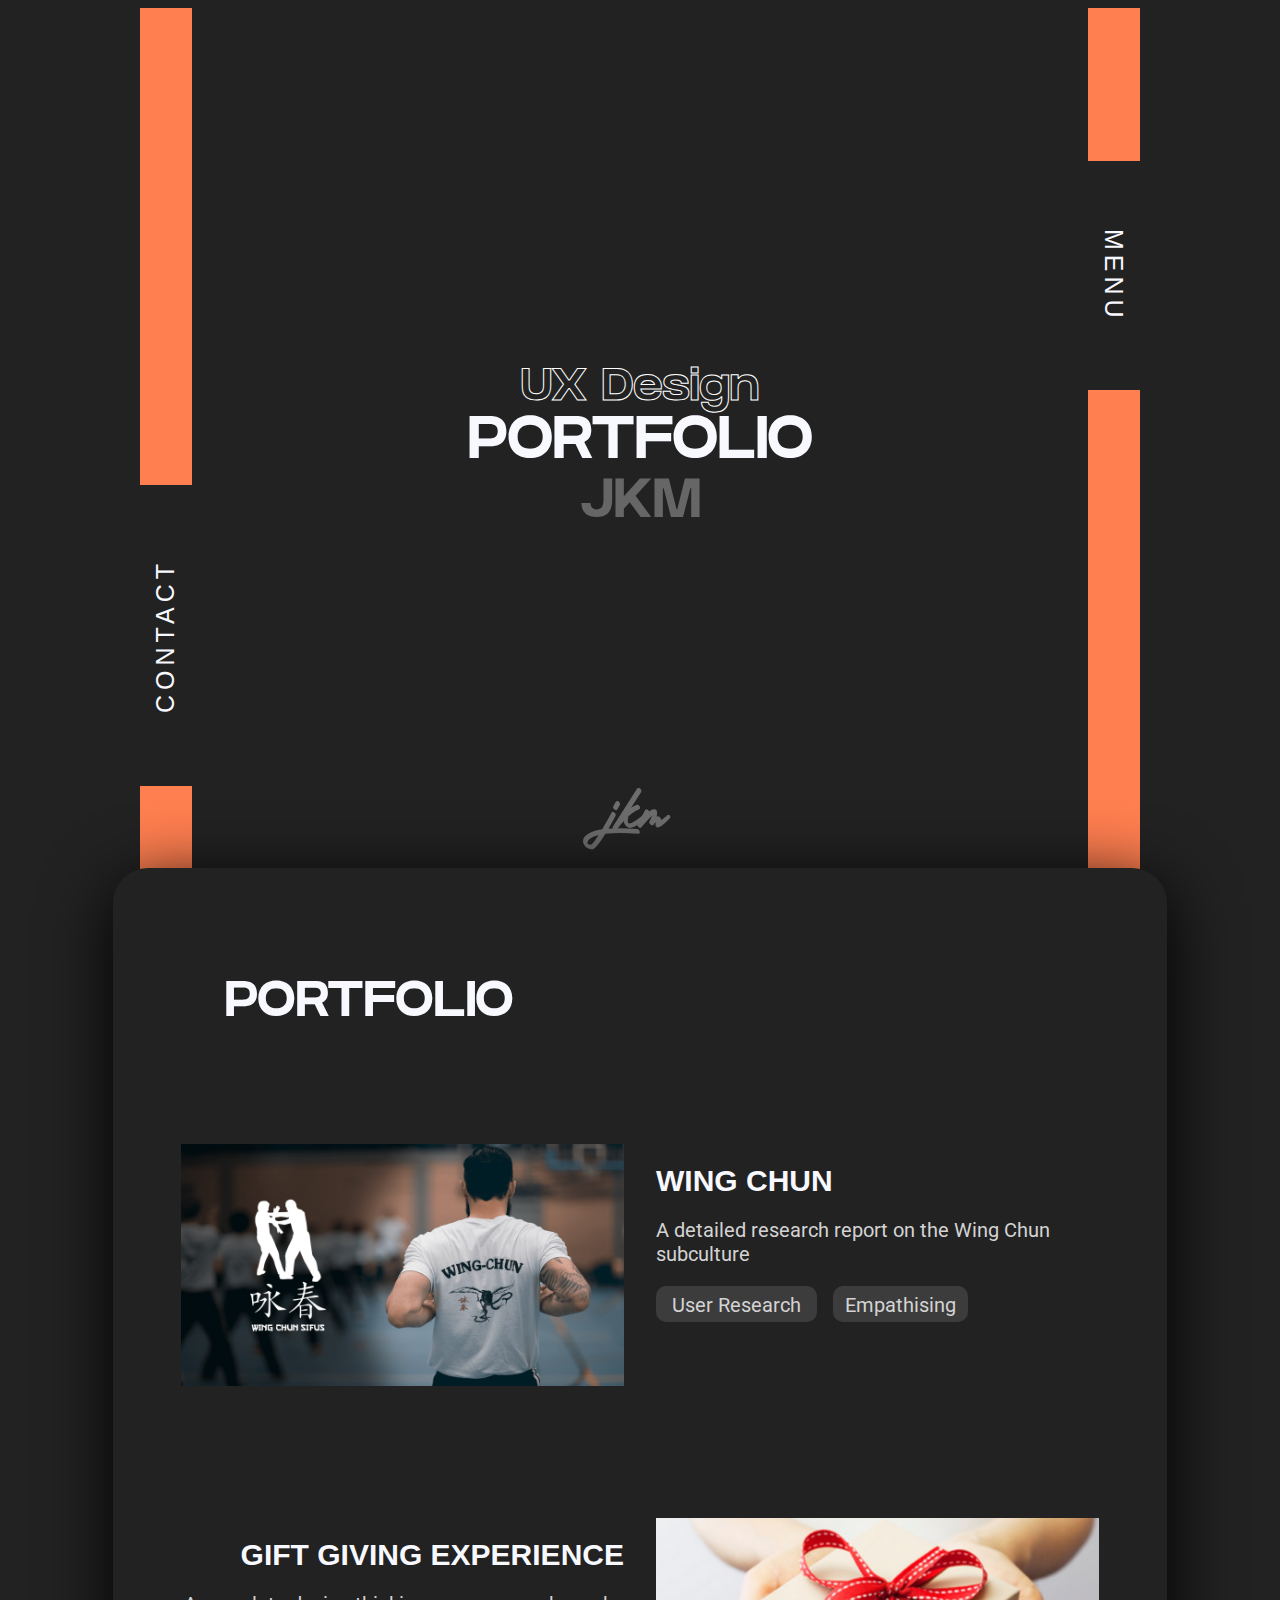
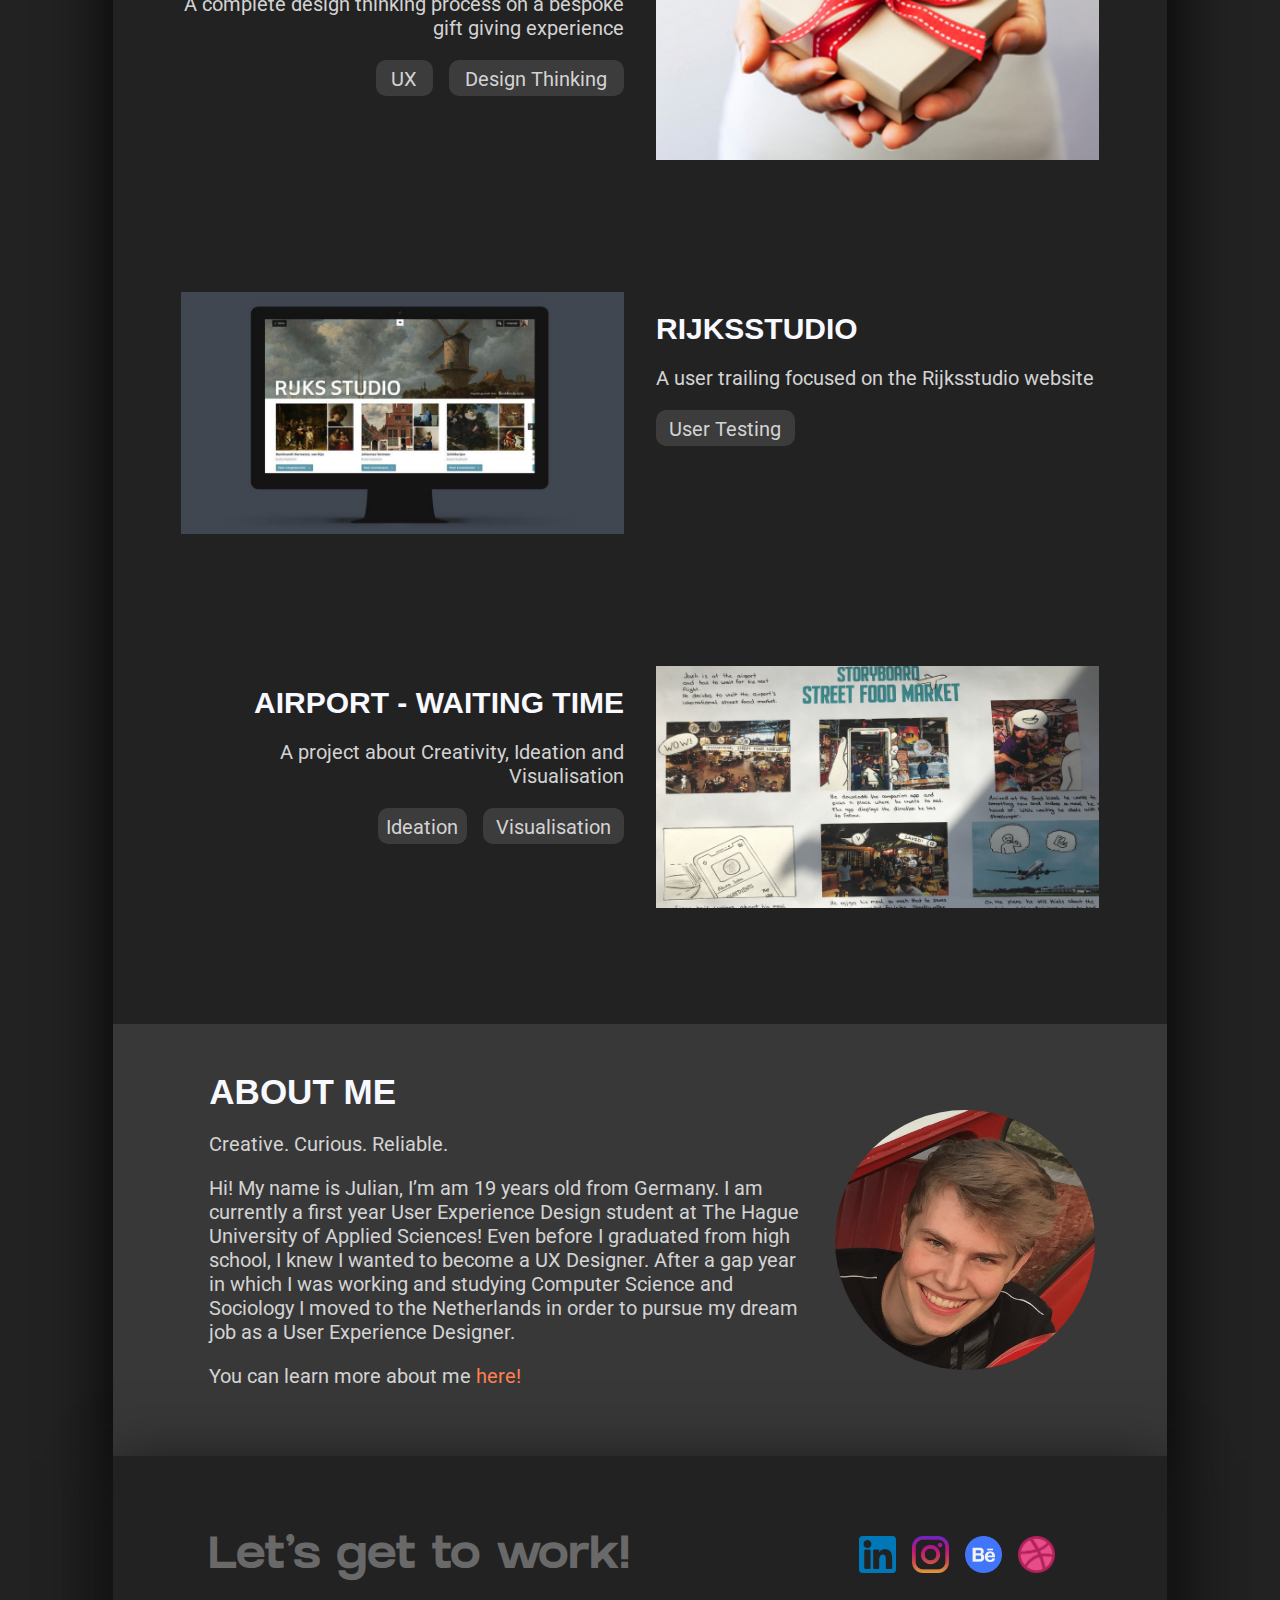
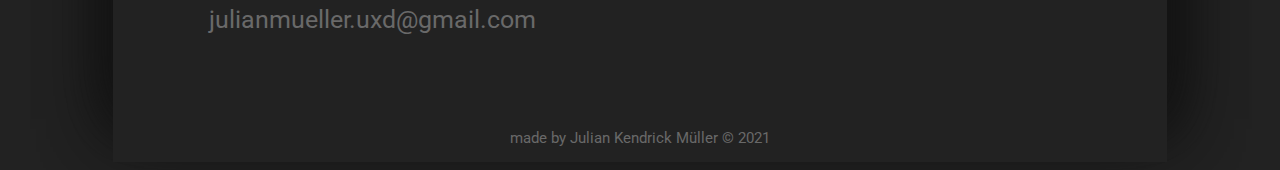
<file: index.html>
<!DOCTYPE html>
<html>
    <head>
        <meta charset="utf-8">
        <title>JKM Portfolio</title>
        <link rel="stylesheet" href="CSS/main.css">
        <link rel="stylesheet" href="Responsive/responsive%20homepage.css">
        <meta name="viewport" content="width=device-width, initial-scale=1.0">
        <link href="https://fonts.googleapis.com/css2?family=Roboto:wght@400;500;700&display=swap" rel="stylesheet">
    </head>
    <body>
        <!--
        These lines of code below are for the overlay menu. The original code of the menu is from https://www.w3schools.com/howto/howto_js_sidenav.asp (specifically "Sidenav Full-width")
        I adjusted the code for my purpose (e.g., animation from top to bottom and reversed; menu links aligned in the middle)

        *although this menu provides navigation, the <nav> element is not applicable here, because it is not meant to stick to the top* 
        -->
        <div id="showHide" class="overlayMenu">
            <a href="javascript:void(0)" class="closeButton" onclick="closeMenu()">&times;</a>
            <div class="menuLinks">
                <a href="aboutme.html">ABOUT ME</a>
                <a href="#content" onclick="closeMenu()">PORTFOLIO</a>
                <a href="#contact" onclick="closeMenu()">CONTACT</a>
            </div>
        </div>
        <script>
            function openMenu () {
                    document.getElementById("showHide").style.height = "100%";
                }
                                        
            function closeMenu () {
                    document.getElementById("showHide").style.height = "0%";
                }
        </script>
        <!--End-->
        <div class="navBar">
            <h2><a href="#content">PORTFOLIO</a></h2>
            <h2><a href="aboutme.html">ABOUT ME</a></h2>
            <h2><a href="#contact">CONTACT</a></h2>
        </div>
        <div class="containerMain">
            <div class="title">
                <h3 class="header1">UX Design</h3>      
                <h2 class="header2">PORTFOLIO</h2>
                <h2 class="header3">JKM</h2>
            </div>
            <div class="signature">
                <h1 class="signature">jkm</h1>
            </div>
            <div class="contact">
                <div class="leftBarTop"></div>
                <div class="contactLinkBox">
                    <p class="contactLink"><a href="#contact">CONTACT</a></p>
                </div>
                <div class="leftBarBottom"></div>
            </div>
            <div class="menu">
                <div class="rightBarTop"></div>
                <div class="menuBox">
                    <p class="displayMenu"><span onclick="openMenu()">MENU</span></p>
                </div>
                <div class="rightBarBottom"></div>
            </div>
        </div>
        <!--
        These lines of code below are for the button on the right had side that lets you scroll to top automatically, the original code of the button is from https://www.w3schools.com/howto/howto_js_scroll_to_top.asp
        I adjusted the button for my website 
        -->  
        <button id="toTopButton" onclick="scrollUp()"><div id="arrow">&#10132;</div></button>
        <script>
            ttButton = document.getElementById("toTopButton");

            window.onscroll = function() {checkScrolling()};

            function checkScrolling() {
                if (document.body.scrollTop > 20 || document.documentElement.scrollTop > 20) {
                 ttButton.style.display = "block";
                } else {
                    ttButton.style.display = "none";
                }
            }

            function scrollUp() {
                document.body.scrollTop = 0;
                document.documentElement.scrollTop = 0;
            }
        </script>
        <!--End-->
        <section id="content" class="contentContainer">
            <div class="contentBackground">
                <header>
                    <h3 class="portfolioTitle">PORTFOLIO</h3>
                </header>
                <section class="portfolio">
                    <div class="projectContainerMain">
                        <div class="projectContainer2">
                            <a href="project%20one.html"><img src="images/wing%20chun%20cover.png" class="thumbnail"></a>
                            <div class="projectContentRight">
                                <header>
                                    <h1 class="projectTitle"><a href="project%20one.html">WING CHUN</a></h1>
                                </header>
                                <p class="projectDescription">A detailed research report on the Wing Chun subculture</p>
                                <div class="indexRowRight">
                                    <div class="iUserResearch">
                                        <p class="indexDescription">User Research</p>
                                    </div>
                                    <div class="iEmpathising">
                                        <p class="indexDescription">Empathising</p>
                                    </div>
                                </div>
                            </div>
                        </div>
                    </div>
                    <div class="projectContainerMain">
                        <div class="projectContainer2">
                            <div class="projectContentLeft">
                                <header>
                                    <h1 class="projectTitle"><a href="project%20two.html">GIFT GIVING EXPERIENCE</a></h1>
                                </header>
                                <p class="projectDescription">A complete design thinking process on a bespoke gift giving experience</p>
                                <div class="indexRowLeft">
                                    <div class="iUX">
                                        <p class="indexDescription">UX</p>
                                    </div>
                                    <div class="iDesignThinking">
                                        <p class="indexDescription">Design Thinking</p>
                                    </div>
                                </div>
                            </div>
                            <a href="project%20two.html"><img src="images/bsp%20cover.png" class="thumbnail"></a>
                        </div>
                    </div>
                    <div class="projectContainerMain">
                        <div class="projectContainer2">
                            <a href="project%20three.html"><img src="images/rijksstudio%20cover.png" class="thumbnail"></a>
                            <div class="projectContentRight">
                                <header>
                                  <h1 class="projectTitle"><a href="project%20three.html">RIJKSSTUDIO</a></h1>
                                </header>
                                <p class="projectDescription">A user trailing focused on the Rijksstudio website </p>
                                <div class="indexRowRight">
                                    <div class="iUserTesting">
                                        <p class="indexDescription">User Testing</p>
                                    </div>
                                </div>  
                            </div>
                        </div>
                    </div>
                    <div class="projectContainerMain">
                        <div class="projectContainer2">
                            <div class="projectContentLeft">
                                <header>
                                    <h1 class="projectTitle"><a href="project%20four.html">AIRPORT - WAITING TIME</a></h1>
                                </header>
                                <p class="projectDescription">A project about Creativity, Ideation and Visualisation</p>
                                <div class="indexRowLeft">
                                    <div class="iIdeation">
                                        <p class="indexDescription">Ideation</p>
                                    </div>
                                    <div class="iVisualisation">
                                        <p class="indexDescription">Visualisation</p>
                                    </div>
                                </div>
                            </div>
                            <a href="project%20four.html"><img src="images/storyboard.png" class="thumbnail"></a>
                        </div>
                    </div>
                </section>
                <section class="aboutMe">
                    <div class="aboutMeContainerMain">
                        <div class="aboutMeContainer">
                            <header>
                                <h1 class="aboutMeTitle">ABOUT ME</h1>
                            </header>
                            <div class="aboutMeTextContainer">
                                <p class="aboutMeText">Creative. Curious. Reliable.</p>
                                <p class="aboutMeText">Hi! My name is Julian, I’m am 19 years old from Germany. I am currently a first year User Experience Design student at The Hague University of Applied Sciences!
                                Even before I graduated from high school, I knew I wanted to become a UX Designer.
                                After a gap year in which I was working and studying Computer Science and Sociology I moved to the Netherlands in order to pursue my dream job as a User Experience Designer.</p>
                                <p class="aboutMeText">You can learn more about me <a href="aboutme.html">here!</a></p>
                            </div>
                        </div>
                        <div class="aboutMePictureContainer">
                            <img src="images/pp.png" class="picture"> 
                        </div>
                    </div>
                </section> 
                <section id="contact" class="connect">
                    <div class="connectContainerMain">
                        <div class="connectContainer">
                            <header>
                                <h1 class="connectTitle">Let's get to work!</h1>
                            </header>
                            <p class="email"><a href="mailto:julianmueller.uxd@gmail.com" target="_blank">julianmueller.uxd@gmail.com</a></p>
                        </div>
                        <div class="socialContentContainer">
                            <div class="socialIconContainer">
                                <img class="socialIcon" src="Icons/linkedin.png">
                                <img class="socialIcon" src="Icons/instagram.png">
                                <img class="socialIcon" src="Icons/Behance.png">
                                <img class="socialIcon" src="Icons/dribbble.png">
                            </div>
                        </div>
                    </div>
                </section>
            </div>
            <!--It is unfortunately not possible to work with the <footer> element in my case-->
            <div class="footerContainer">
                <div class="copyright">
                    <p class="copyrightText">made by Julian Kendrick Müller © 2021</p>
                </div>
            </div>
        </section>
    </body>
</file>
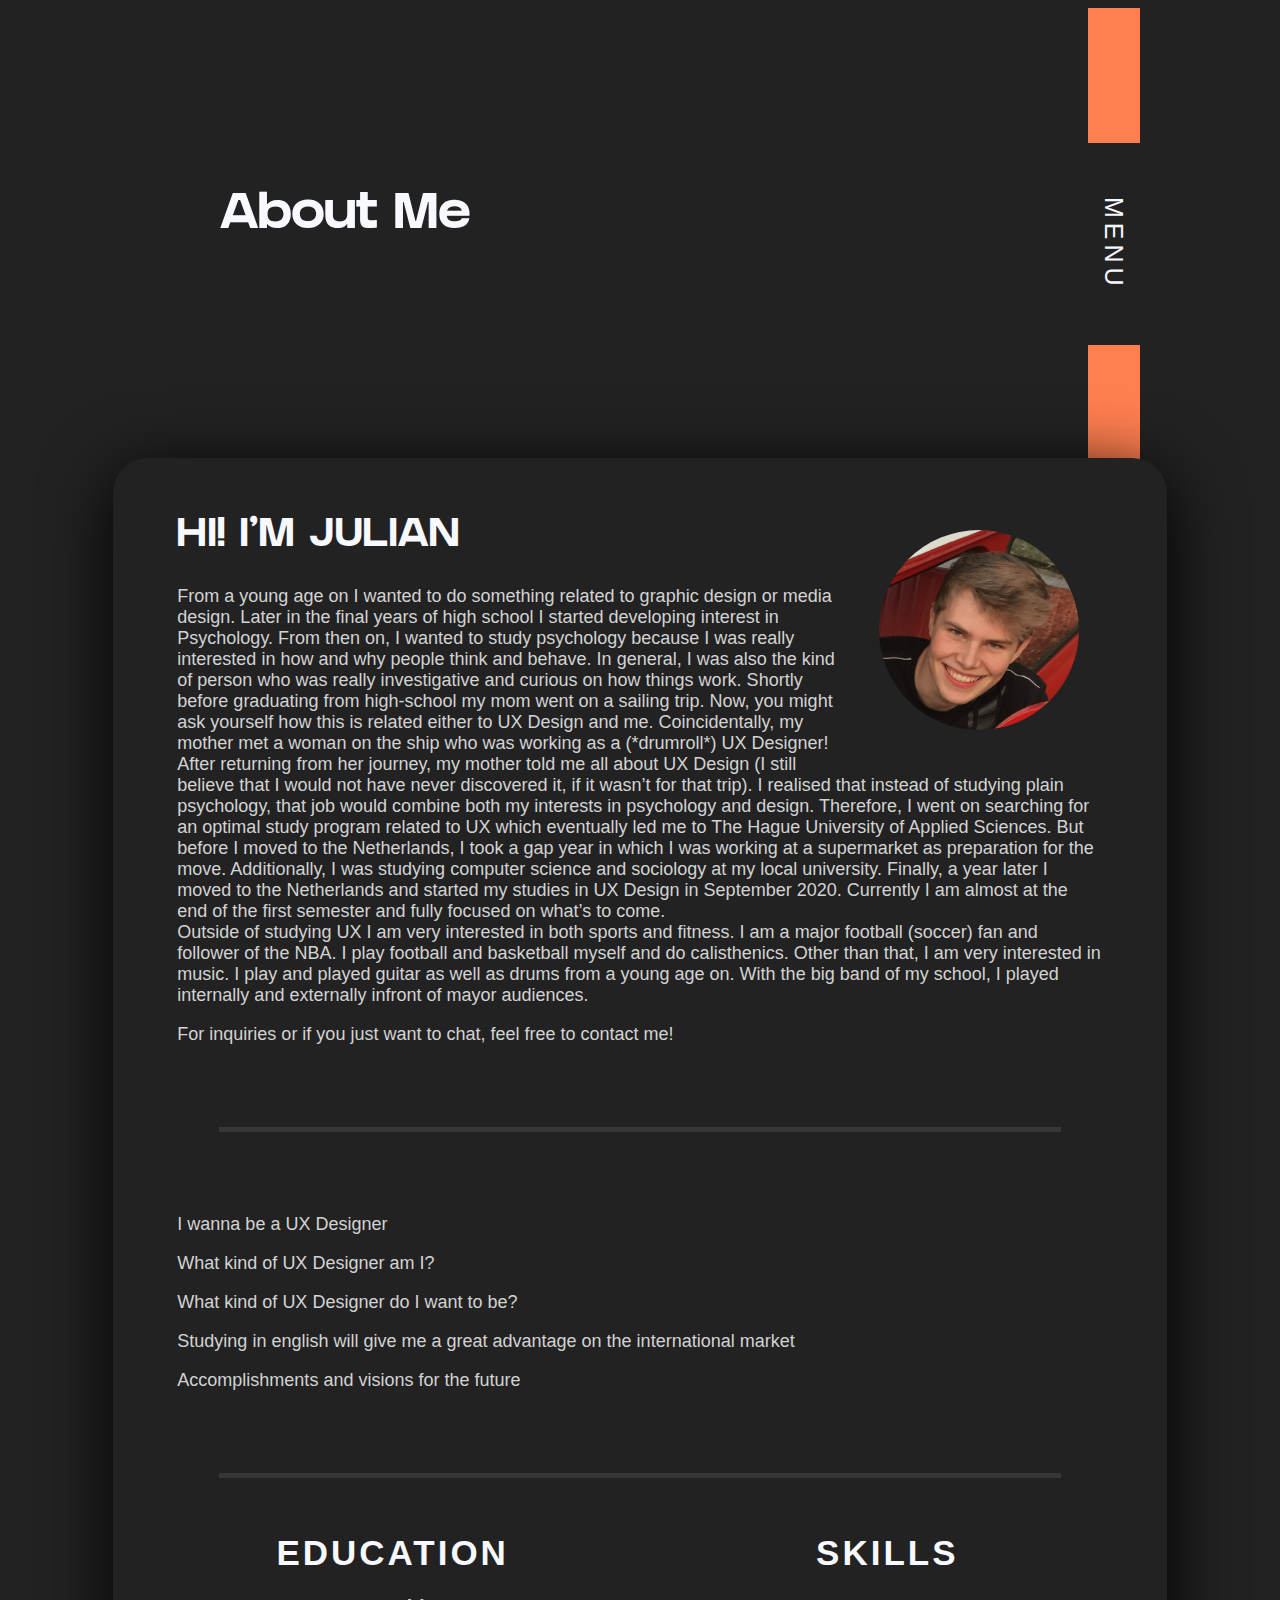
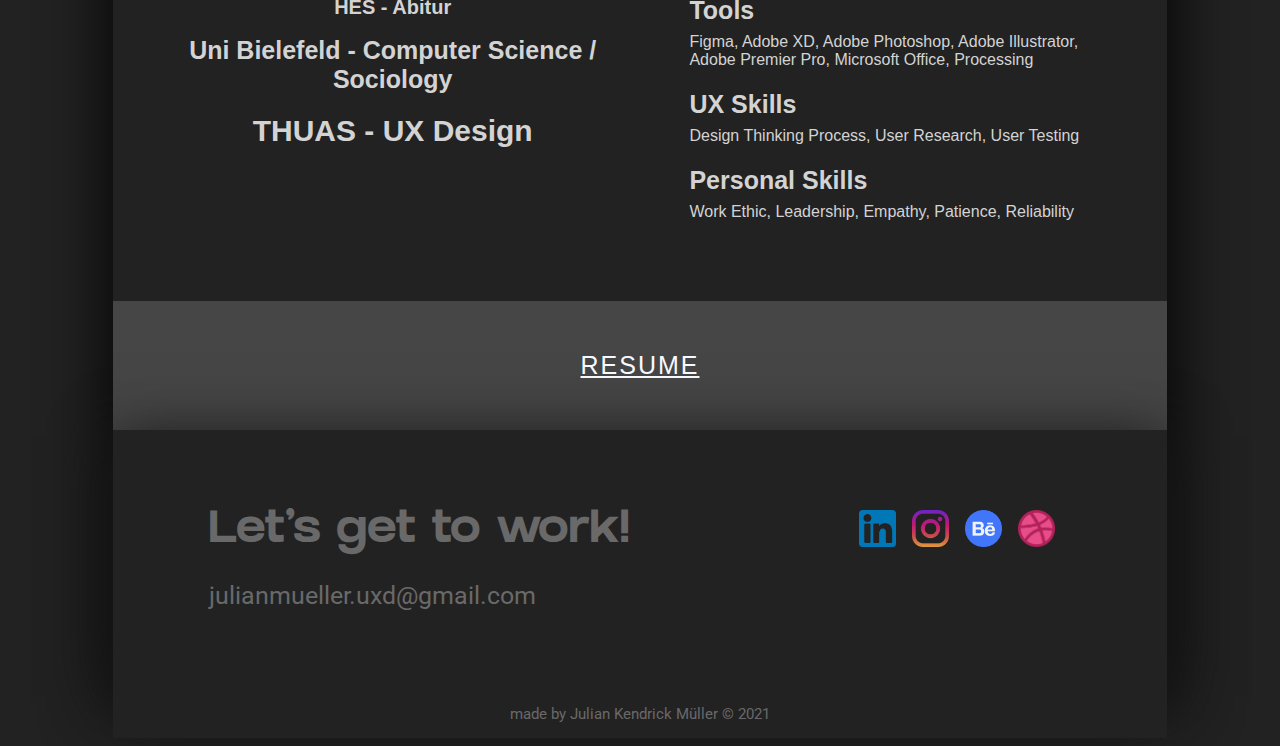
<file: aboutme.html>
<!DOCTYPE html>
<html>
    <head>
        <meta charset="utf-8">
        <title>About Me - JKM Portfolio</title>
        <link rel="stylesheet" href="CSS/aboutme.css">
        <link rel="stylesheet" href="Responsive/responsive%20aboutme.css">
        <meta name="viewport" content="width=device-width, initial-scale=1.0">
        <link href="https://fonts.googleapis.com/css2?family=Roboto:wght@400;500;700&display=swap" rel="stylesheet">
    </head>
    <body>
        <!--
        These lines of code below are for the overlay menu. The original code of the menu is from https://www.w3schools.com/howto/howto_js_sidenav.asp (specifically "Sidenav Full-width")
        I adjusted the code for my purpose (e.g., animation from top to bottom and reversed; menu links aligned in the middle)

        *although this menu provides navigation, the <nav> element is not applicable here, because it is not meant to stick to the top* 
        -->
        <div id="showHide" class="overlayMenu">
            <a href="javascript:void(0)" class="closeButton" onclick="closeMenu()">&times;</a>
            <div class="menuLinks">
                <a href="index.html">HOME</a>
                <a href="index.html#content" onclick="closeMenu()">PORTFOLIO</a>
                <a href="#contact" onclick="closeMenu()">CONTACT</a>
            </div>
        </div>
        <script>
            function openMenu () {
                    document.getElementById("showHide").style.height = "100%";
                }
                                        
            function closeMenu () {
                    document.getElementById("showHide").style.height = "0%";
                }
        </script>
        <!--End-->
        <div class="navBar">
            <h2><a href="index.html">HOME</a></h2>
            <h2><a href="index.html#content">PORTFOLIO</a></h2>
            <h2><a href="#contact">CONTACT</a></h2>
        </div>
        <div class="containerMain">
            <div class="title">
                <h2 class="header1">About Me</h2>      
            </div>
            <div class="menu">
                <div class="rightBarTop"></div>
                <div class="menuBox">
                    <p class="displayMenu"><span onclick="openMenu()">MENU</span></p>
                </div>
                <div class="rightBarBottom"></div>
            </div>
        </div>
        <!--
        These lines of code below are for the button on the right had side that lets you scroll to top automatically, the original code of the button is from https://www.w3schools.com/howto/howto_js_scroll_to_top.asp
        I adjusted the button for my website 
        -->  
        <button id="toTopButton" onclick="scrollUp()"><div id="arrow">&#10132;</div></button>
        <script>
            ttButton = document.getElementById("toTopButton");

            window.onscroll = function() {checkScrolling()};

            function checkScrolling() {
                if (document.body.scrollTop > 20 || document.documentElement.scrollTop > 20) {
                 ttButton.style.display = "block";
                } else {
                    ttButton.style.display = "none";
                }
            }

            function scrollUp() {
                document.body.scrollTop = 0;
                document.documentElement.scrollTop = 0;
            }
        </script>
        <!--End-->
        <section class="contentContainer">
            <div class="contentBackground">
                <section class="aboutMe">
                    <div class="aboutMeContainerMain">
                        <div class="aboutMeContainer">
                            <div class="aboutMePictureContainer">
                                <img src="images/pp.png" class="picture"> 
                            </div>
                            <header>
                                <h1 class="aboutMeTitle">HI! I'M JULIAN</h1>
                            </header>
                            <div class="aboutMeTextContainer">
                                <p class="aboutMeText">From a young age on I wanted to do something related to graphic design or media design. 
                                Later in the final years of high school I started developing interest in Psychology. From then on, I wanted to study psychology because I was really interested in how and why people think and behave. In general, I was also the kind of person who was really investigative and curious on 
                                how things work. Shortly before graduating from high-school my mom went on a sailing trip. Now, you might ask yourself how this is related either to UX Design and me. Coincidentally, my mother met a woman on the ship who was working as a (*drumroll*) UX Designer! After returning from her journey, my mother told me all about UX Design (I still believe that I would not have never discovered it, if it wasn’t for that trip). I realised that instead of studying plain psychology, that job would combine both my interests in psychology and design. Therefore, I went on searching for an optimal study program related to UX which eventually led me to The Hague University of Applied Sciences. But before I moved to the Netherlands, I took a gap year in which I was working at a supermarket as preparation for the move. Additionally, I was studying computer science and sociology at my local university. Finally, a year later I moved to the Netherlands and started my studies in UX Design in September 2020. Currently I am almost at the end of the first semester and fully focused on what’s to come.<br>
                                Outside of studying UX I am very interested in both sports and fitness. I am a major football (soccer) fan and follower of the NBA. I play football and basketball myself and do calisthenics. Other than that, I am very interested in music. I play and played guitar as well as drums from a young age on. With the big band of my school, I played internally and externally infront of mayor audiences.</p>
                                <p class="aboutMeText">For inquiries or if you just want to chat, feel free to contact me!</p>
                            </div>
                        </div>
                    </div>
                </section>
                <div class="divider">
                    <div class="line"></div>
                </div>
                <section class="UX">
                    <div class="uxContainerMain">
                        <div class="uxContainer">
                            <div class="aboutMeTextContainer">
                                <p class="aboutMeText">I wanna be a UX Designer</p>
                                <p class="aboutMeText">What kind of UX Designer am I?</p>
                                <p class="aboutMeText">What kind of UX Designer do I want to be?</p>
                                <p class="aboutMeText">Studying in english will give me a great advantage on the international market</p>
                                <p class="aboutMeText">Accomplishments and visions for the future</p>
                            </div>
                        </div>
                    </div>
                </section>
                <div class="divider">
                    <div class="line"></div>
                </div>
                <section class="educationAndSkills">
                    <div class="esContainerMain">
                        <div class="esContainer">
                            <div class="educationContainer">
                                <h1 class="edTitle">EDUCATION</h1>
                                <h1 class="edG">HES - Abitur</h1>
                                <h1 class="edCS">Uni Bielefeld - Computer Science / Sociology</h1>
                                <h1 class="edUX">THUAS - UX Design</h1>
                            </div>
                            <div class="skillsContainer">
                                <h1 class="skTitle">SKILLS</h1>
                                <h2 class="skHeaders">Tools</h2>
                                <p class="skDescription">Figma, Adobe XD, Adobe Photoshop, Adobe Illustrator, Adobe Premier Pro, Microsoft Office, Processing</p>
                                <h2 class="skHeaders">UX Skills</h2>
                                <p class="skDescription">Design Thinking Process, User Research, User Testing</p>
                                <h2 class="skHeaders">Personal Skills</h2>
                                <p class="skDescriptionBottom">Work Ethic, Leadership, Empathy, Patience, Reliability</p>
                            </div>
                        </div>
                    </div>
                </section>
                <section class="resume">
                    <div class="resumeContainer">
                        <div class="resumeLink"><a href="Resume%20proto.pdf" target="_blank">RESUME</a></div>
                    </div>
                </section>
                <section id="contact" class="connect">
                    <div class="connectContainerMain">
                        <div class="connectContainer">
                            <header>
                                <h1 class="connectTitle">Let's get to work!</h1>
                            </header>
                            <p class="email"><a href="mailto:julianmueller.uxd@gmail.com" target="_blank">julianmueller.uxd@gmail.com</a></p>
                        </div>
                        <div class="socialContentContainer">
                            <div class="socialIconContainer">
                                <img class="socialIcon" src="Icons/linkedin.png">
                                <img class="socialIcon" src="Icons/instagram.png">
                                <img class="socialIcon" src="Icons/Behance.png">
                                <img class="socialIcon" src="Icons/dribbble.png">
                            </div>
                        </div>
                    </div>
                </section>
            </div>
            <!--It is unfortunately not possible to work with the <footer> element in my case-->
            <div class="footerContainer">
                <div class="copyright">
                    <p class="copyrightText">made by Julian Kendrick Müller © 2021</p>
                </div>
            </div>
        </section>
    </body>
</file>
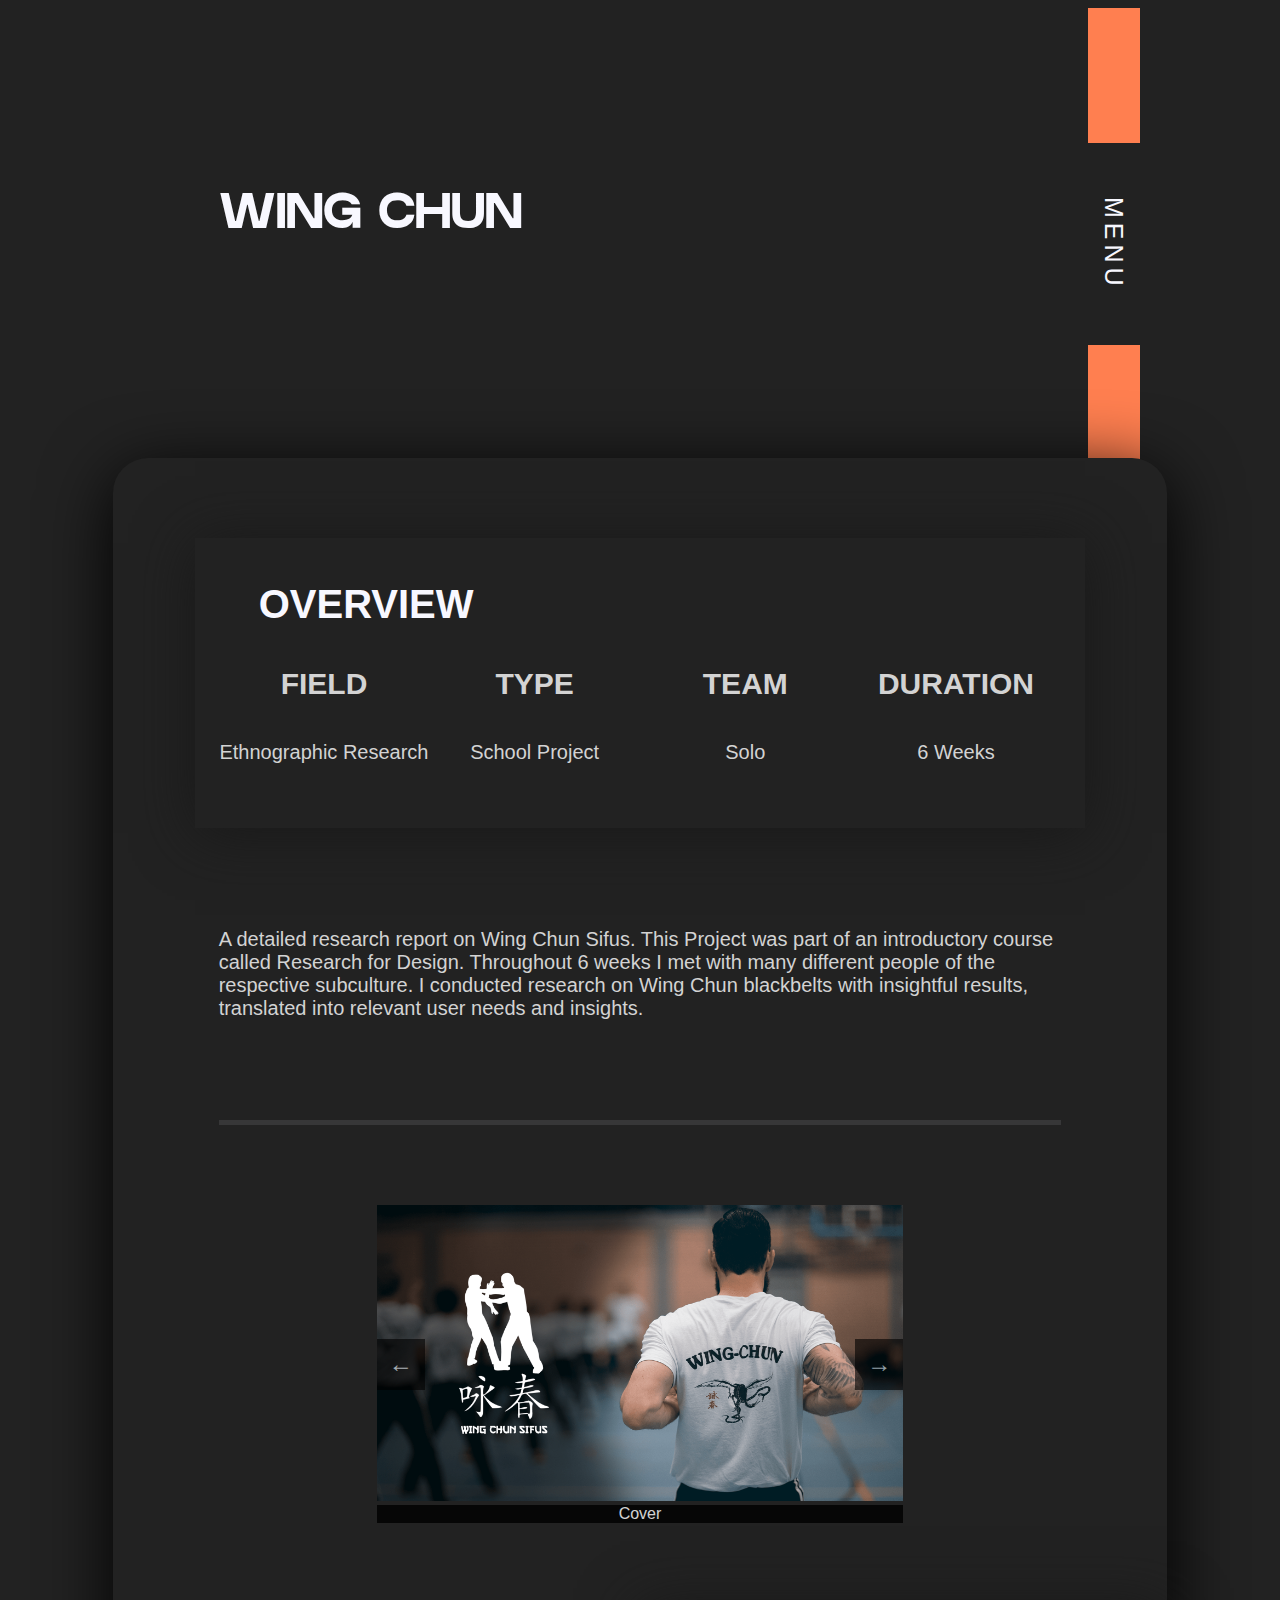
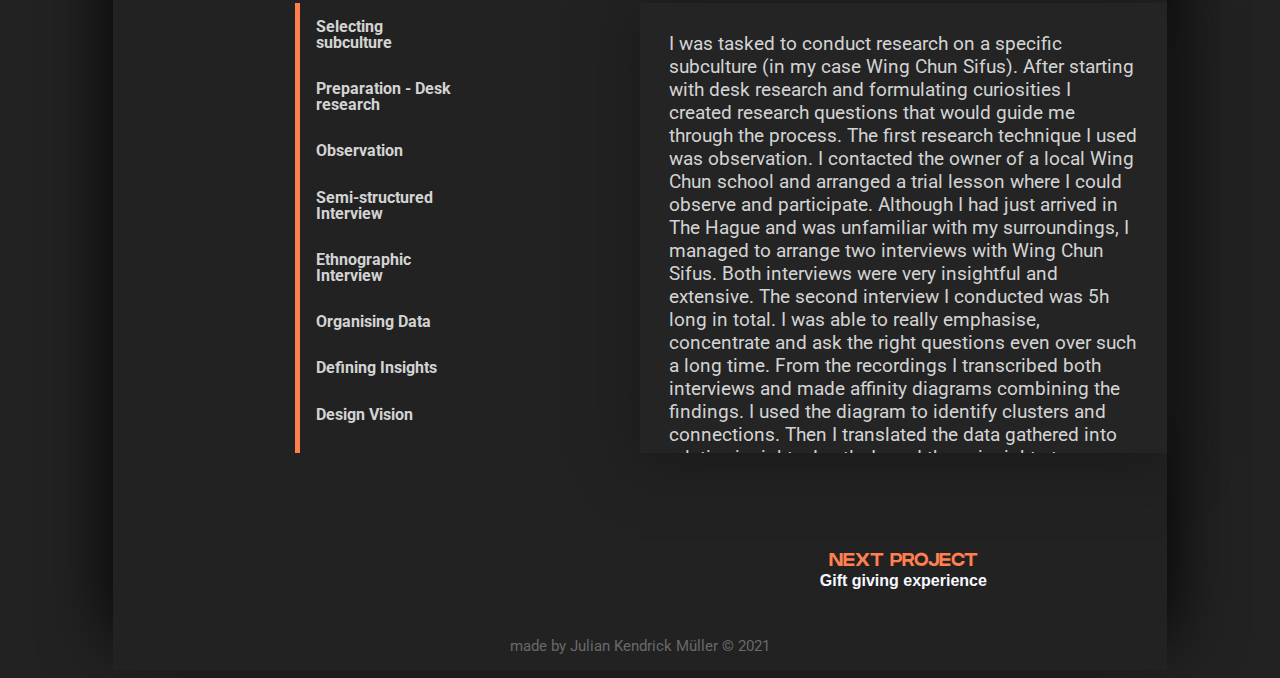
<file: project one.html>
<!DOCTYPE html>
<html>
    <head>
        <meta charset="utf-8">
        <title>Wing Chun - JKM Portfolio</title>
        <link rel="stylesheet" href="CSS/project%20one.css">
        <link rel="stylesheet" href="Responsive/responsive%20project%20one.css">
        <meta name="viewport" content="width=device-width, initial-scale=1.0">
        <link href="https://fonts.googleapis.com/css2?family=Roboto:wght@400;500;700&display=swap" rel="stylesheet">
    </head>
    <body>
        <!--
        These lines of code below are for the overlay menu. The original code of the menu is from https://www.w3schools.com/howto/howto_js_sidenav.asp (specifically "Sidenav Full-width")
        I adjusted the code for my purpose (e.g., animation from top to bottom and reversed; menu links aligned in the middle)

        *although this menu provides navigation, the <nav> element is not applicable here, because it is not meant to stick to the top* 
        -->
        <div id="showHide" class="overlayMenu">
            <a href="javascript:void(0)" class="closeButton" onclick="closeMenu()">&times;</a>
            <div class="menuLinks">
                <a href="index.html">HOME</a>
                <a href="aboutme.html" onclick="closeMenu()">ABOUT ME</a>
                <a href="index.html#contact" onclick="closeMenu()">CONTACT</a>
            </div>
        </div>
        <script>
            function openMenu () {
                    document.getElementById("showHide").style.height = "100%";
                }
                                        
            function closeMenu () {
                    document.getElementById("showHide").style.height = "0%";
                }
        </script>
        <!--End-->
        <div class="navBar">
            <h2><a href="index.html">HOME</a></h2>
            <h2><a href="aboutme.html">ABOUT ME</a></h2>
            <h2><a href="index.html#contact">CONTACT</a></h2>
        </div>
        <div class="containerMain">
            <div class="title">
                <h2 class="header1">WING CHUN</h2>      
            </div>
            <div class="menu">
                <div class="rightBarTop"></div>
                <div class="menuBox">
                    <p class="displayMenu"><span onclick="openMenu()">MENU</span></p>
                </div>
                <div class="rightBarBottom"></div>
            </div>
        </div>
        <!--
        These lines of code below are for the button on the right had side that lets you scroll to top automatically, the original code of the button is from https://www.w3schools.com/howto/howto_js_scroll_to_top.asp
        I adjusted the button for my website 
        -->  
        <button id="toTopButton" onclick="scrollUp()"><div id="arrow">&#10132;</div></button>
        <script>
            ttButton = document.getElementById("toTopButton");

            window.onscroll = function() {checkScrolling()};

            function checkScrolling() {
                if (document.body.scrollTop > 20 || document.documentElement.scrollTop > 20) {
                 ttButton.style.display = "block";
                } else {
                    ttButton.style.display = "none";
                }
            }

            function scrollUp() {
                document.body.scrollTop = 0;
                document.documentElement.scrollTop = 0;
            }
        </script>
        <!--End-->
        <section class="contentContainer">
            <div class="contentBackground">
                <section class="overview">
                    <div class="overviewContainerMain">
                        <div class="overviewContainer">
                            <header>
                                <h1 class="overviewHeader">OVERVIEW</h1>
                            </header>
                            <div class="overviewContentContainer">
                                <div class="index">
                                    <h4 class="indexHeader">FIELD</h4>
                                    <h5 class="indexDescription">Ethnographic Research</h5>
                                </div>
                                <div class="index">
                                    <h4 class="indexHeader">TYPE</h4>
                                    <h5 class="indexDescription">School Project</h5>
                                </div>
                                <div class="index">
                                    <h4 class="indexHeader">TEAM</h4>
                                    <h5 class="indexDescription">Solo</h5>
                                </div>
                                <div class="index">
                                    <h4 class="indexHeader">DURATION</h4>
                                    <h5 class="indexDescription">6 Weeks</h5>
                                </div>
                            </div>
                        </div>
                    </div>
                </section>
                <section class="desciption">
                    <div class="descriptionContainerMain">
                        <div class="descriptionContainer">
                            <p class="descriptionText">A detailed research report on Wing Chun Sifus. This Project was part of an introductory course called Research for Design. Throughout 6 weeks I met with many different people of the respective subculture. I conducted research on Wing Chun blackbelts with insightful results, translated into relevant user needs and insights.
                            </p>
                        </div>
                    </div>
                </section>
                <div class="divider">
                    <div class="line"></div>
                </div>
                <!--
                These lines of code below are for the slideshow to display pictures and screenshots from the project, the original code of the slideshow is from https://www.w3schools.com/howto/howto_js_slideshow.asp
                It was very difficult to implement this slideshow into my website and I took me a long time understanding the JS code. I adjusted the slideshow to my liking and fixed the image scaling. 
                -->  
                <section class="projectPictures">
                    <div class="picturesContainerMain">
                        <div class="picContainer">
                            <div class="slides">
                                <img src="images/wing%20chun%20cover.png" style="width: 100%">
                                <div class="imgDescription">Cover</div>
                            </div>
                            <div class="slides">
                                <img src="images/transcript1.png" style="width: 100%">
                                <div class="imgDescription">Transcript - Semi-structured Interview</div>
                            </div>
                            <div class="slides">
                                <img src="images/transcript2.png" style="width: 100%">
                                <div class="imgDescription">Rudimentary Transcript - Ethnographic Interview</div>
                            </div>
                            <div class="slides">
                                <img src="images/datacard.png" style="width: 100%">
                                <div class="imgDescription">Datacard</div>
                            </div>
                            <div class="slides">
                                <img src="images/affinity.png" style="width: 100%">
                                <div class="imgDescription">Affinity Diagram</div>
                            </div>
                            <div class="slides">
                                <img src="images/insights.png" style="width: 100%">
                                <div class="imgDescription">Insights</div>
                            </div>
                               <div class="slides">
                                <img src="images/hmw.png" style="width: 100%">
                                <div class="imgDescription">HMW questions + Sketches</div>
                            </div>
                            <a class="previous" onclick="nSlide(-1)">&#8592;</a>
                            <a class="next {" onclick="nSlide(1)">&#8594;</a>
                        </div>
                    </div>
                <script>
                    var index = 1;
                    show(index);
                    
                    function nSlide(n) {
                        show(index += n);
                    }
                    
                    function show(n) {
                        var i;
                        var slides = document.getElementsByClassName("slides");
                        
                        if (n > slides.length) {
                            index = 1
                        }
                        if (n < 1) {
                            index = slides.length
                        }
                        for (i = 0; i < slides.length; i++) {
                            slides[i].style.display = "none";
                        }
                        slides[index-1].style.display = "block";
                    }
                </script>
                </section>
                <!--End-->
                <section class="details">
                    <div class="detailContainerMain">
                        <div class="detailContainer">
                            <div class="timelineContainer">
                                <div class="timeline"></div>
                                <div class="timelineDescriptionContainer">
                                    <h5 class="indicationTop">Selecting subculture</h5>
                                    <h5 class="indication">Preparation - Desk research</h5>
                                    <h5 class="indication">Observation</h5>
                                    <h5 class="indication">Semi-structured Interview</h5>
                                    <h5 class="indication">Ethnographic Interview</h5>
                                    <h5 class="indication">Organising Data</h5>
                                    <h5 class="indication">Defining Insights</h5>
                                    <h5 class="indication">Design Vision</h5>
                                </div>
                            </div>
                            <div class="explanationContainer">
                                <p class="explanation">I was tasked to conduct research on a specific subculture (in my case Wing Chun Sifus). After starting with desk research and formulating curiosities I created research questions that would guide me through the process. The first research technique I used was observation. I contacted the owner of a local Wing Chun school and arranged a trial lesson where I could observe and participate. Although I had just arrived in The Hague and was unfamiliar with my surroundings, I managed to arrange two interviews with Wing Chun Sifus. Both interviews were very insightful and extensive. The second interview I conducted was 5h long in total. I was able to really emphasise, concentrate and ask the right questions even over such a long time. 
                                From the recordings I transcribed both interviews and made affinity diagrams combining the findings. I used the diagram to identify clusters and connections. Then I translated the data gathered into relative insights. Lastly, I used these insights to formulate HMW questions which I translated into design directions. This concluded the first part of the course.</p>
                            </div>
                        </div>
                    </div>
                </section>
                <section class="otherProjects">
                    <div class="otherProjectsContainer">
                        <div class="goBack">
                        </div>
                        <div class="nextContainer">
                            <div class="nextTitle">
                                <h3 class="nextProject">NEXT PROJECT</h3>
                            </div>
                            <div class="projectNameContainer">
                                <h4 class="projectName"><a href="project%20two.html">Gift giving experience</a></h4>
                            </div>
                        </div>
                    </div>
                </section>
            </div>
            <!--It is unfortunately not possible to work with the <footer> element in my case-->
            <div class="footerContainer">
                <div class="copyright">
                    <p class="copyrightText">made by Julian Kendrick Müller © 2021</p>
                </div>
            </div>
        </section>
    </body>
</file>
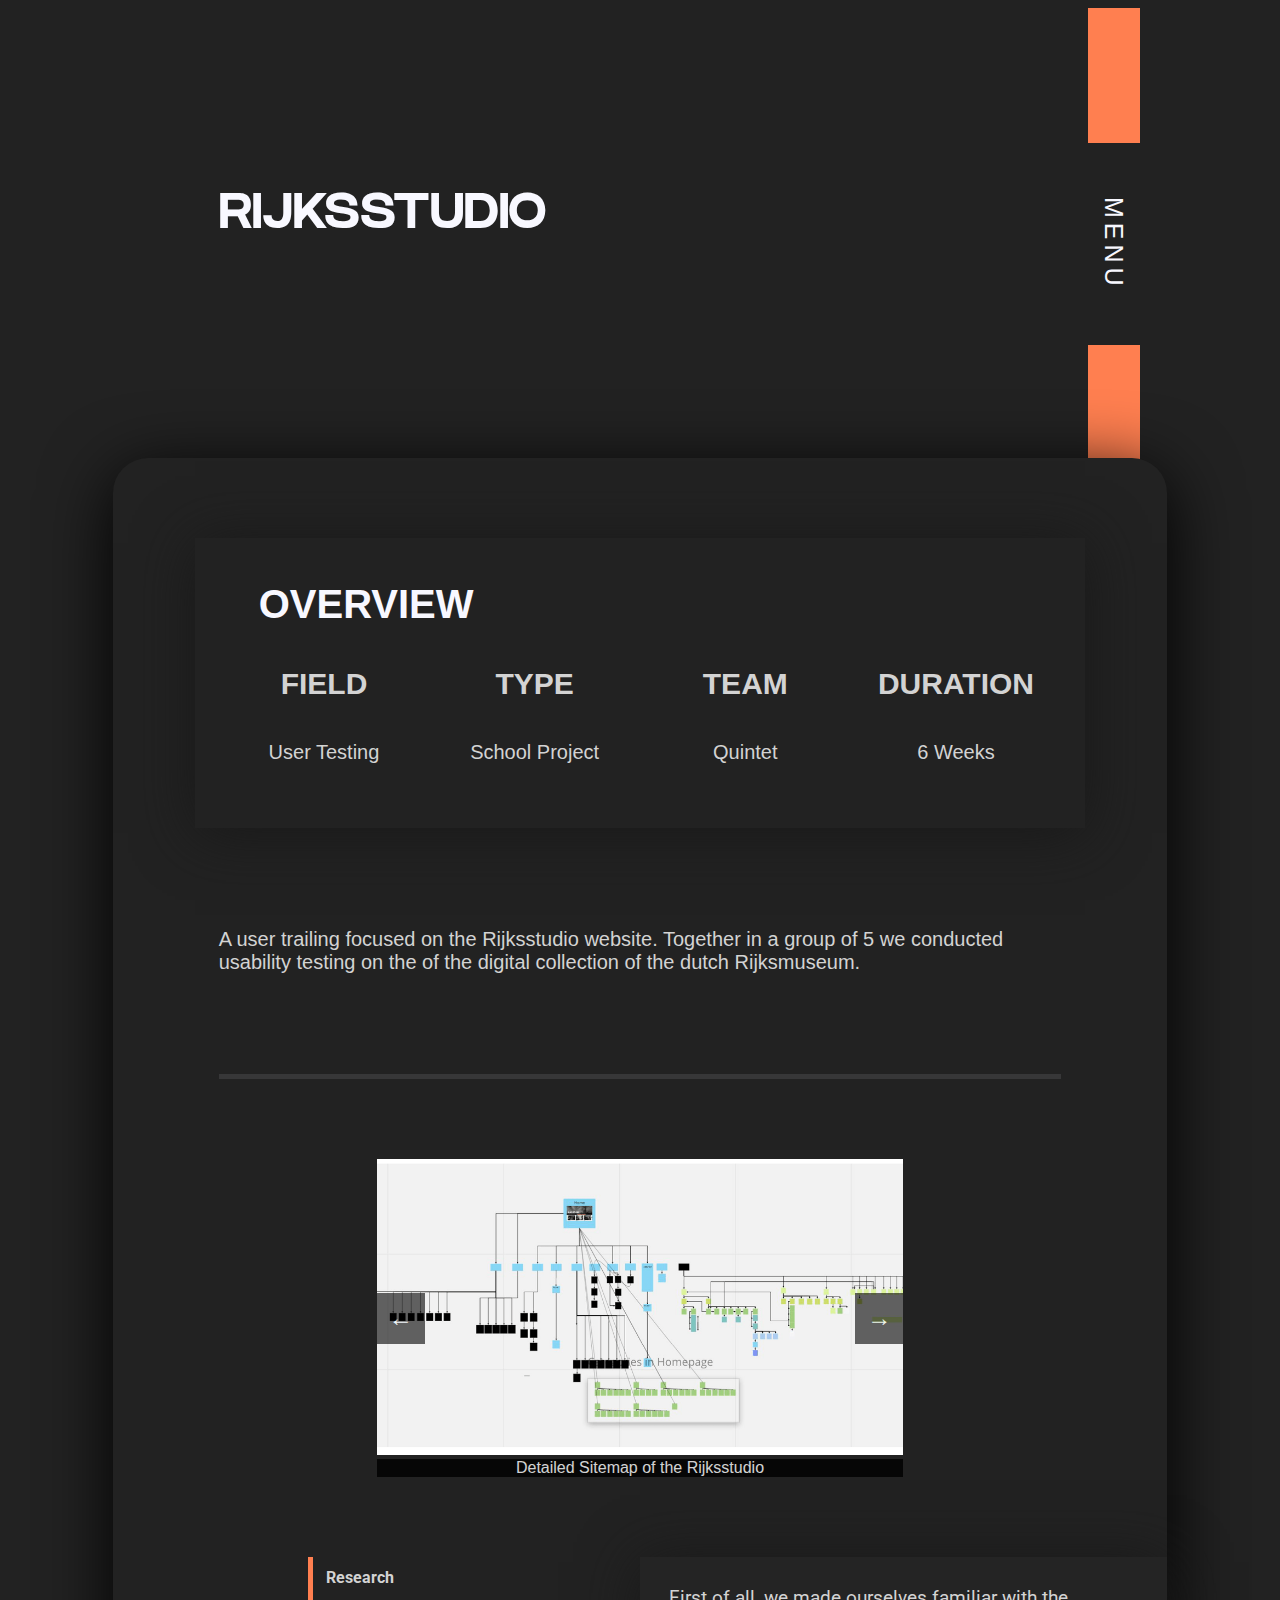
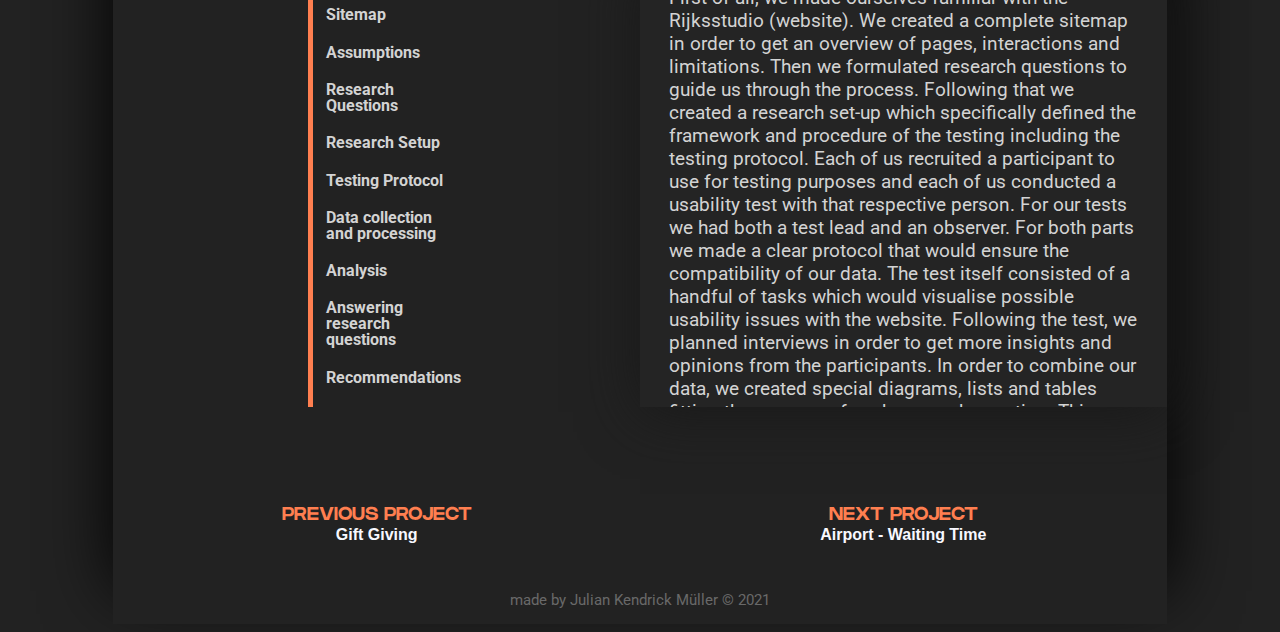
<file: project three.html>
<!DOCTYPE html>
<html>
    <head>
        <meta charset="utf-8">
        <title>Rijksstudio - JKM Portfolio</title>
        <link rel="stylesheet" href="CSS/project%20three.css">
        <link rel="stylesheet" href="Responsive/responsive%20project%20three.css">
        <meta name="viewport" content="width=device-width, initial-scale=1.0">
        <link href="https://fonts.googleapis.com/css2?family=Roboto:wght@400;500;700&display=swap" rel="stylesheet">
    </head>
    <body>
        <!--
        These lines of code below are for the overlay menu. The original code of the menu is from https://www.w3schools.com/howto/howto_js_sidenav.asp (specifically "Sidenav Full-width")
        I adjusted the code for my purpose (e.g., animation from top to bottom and reversed; menu links aligned in the middle)

        *although this menu provides navigation, the <nav> element is not applicable here, because it is not meant to stick to the top* 
        -->
        <div id="showHide" class="overlayMenu">
            <a href="javascript:void(0)" class="closeButton" onclick="closeMenu()">&times;</a>
            <div class="menuLinks">
                <a href="index.html">HOME</a>
                <a href="aboutme.html" onclick="closeMenu()">ABOUT ME</a>
                <a href="index.html#contact" onclick="closeMenu()">CONTACT</a>
            </div>
        </div>
        <script>
            function openMenu () {
                    document.getElementById("showHide").style.height = "100%";
                }
                                        
            function closeMenu () {
                    document.getElementById("showHide").style.height = "0%";
                }
        </script>
        <!--End-->
        <div class="navBar">
            <h2><a href="index.html">HOME</a></h2>
            <h2><a href="aboutme.html">ABOUT ME</a></h2>
            <h2><a href="index.html#contact">CONTACT</a></h2>
        </div>
        <div class="containerMain">
            <div class="title">
                <h2 class="header1">RIJKSSTUDIO</h2>      
            </div>
            <div class="menu">
                <div class="rightBarTop"></div>
                <div class="menuBox">
                    <p class="displayMenu"><span onclick="openMenu()">MENU</span></p>
                </div>
                <div class="rightBarBottom"></div>
            </div>
        </div>
        <!--
        These lines of code below are for the button on the right had side that lets you scroll to top automatically, the original code of the button is from https://www.w3schools.com/howto/howto_js_scroll_to_top.asp
        I adjusted the button for my website 
        -->  
        <button id="toTopButton" onclick="scrollUp()"><div id="arrow">&#10132;</div></button>
        <script>
            ttButton = document.getElementById("toTopButton");

            window.onscroll = function() {checkScrolling()};

            function checkScrolling() {
                if (document.body.scrollTop > 20 || document.documentElement.scrollTop > 20) {
                 ttButton.style.display = "block";
                } else {
                    ttButton.style.display = "none";
                }
            }

            function scrollUp() {
                document.body.scrollTop = 0;
                document.documentElement.scrollTop = 0;
            }
        </script>
        <!--End-->
        <section class="contentContainer">
            <div class="contentBackground">
                <section class="overview">
                    <div class="overviewContainerMain">
                        <div class="overviewContainer">
                            <header>
                                <h1 class="overviewHeader">OVERVIEW</h1>
                            </header>
                            <div class="overviewContentContainer">
                                <div class="index">
                                    <h4 class="indexHeader">FIELD</h4>
                                    <h5 class="indexDescription">User Testing</h5>
                                </div>
                                <div class="index">
                                    <h4 class="indexHeader">TYPE</h4>
                                    <h5 class="indexDescription">School Project</h5>
                                </div>
                                <div class="index">
                                    <h4 class="indexHeader">TEAM</h4>
                                    <h5 class="indexDescription">Quintet</h5>
                                </div>
                                <div class="index">
                                    <h4 class="indexHeader">DURATION</h4>
                                    <h5 class="indexDescription">6 Weeks</h5>
                                </div>
                            </div>
                        </div>
                    </div>
                </section>
                <section class="desciption">
                    <div class="descriptionContainerMain">
                        <div class="descriptionContainer">
                            <p class="descriptionText">A user trailing focused on the Rijksstudio website. Together in a group of 5 we conducted usability testing on the of the digital collection of the dutch Rijksmuseum.
                            </p>
                        </div>
                    </div>
                </section>
                <div class="divider">
                    <div class="line"></div>
                </div>
                <!--
                These lines of code below are for the slideshow to display pictures and screenshots from the project, the original code of the slideshow is from https://www.w3schools.com/howto/howto_js_slideshow.asp
                It was very difficult to implement this slideshow into my website and I took me a long time understanding the JS code. I adjusted the slideshow to my liking and fixed the image scaling. 
                -->  
                <section class="projectPictures">
                    <div class="picturesContainerMain">
                        <div class="picContainer">
                            <div class="slides">
                                <img src="images/sitemap.png" style="width: 100%">
                                <div class="imgDescription">Detailed Sitemap of the Rijksstudio</div>
                            </div>
                            <div class="slides">
                                <img src="images/interaction.png" style="width: 100%">
                                <div class="imgDescription">Interaction possibilities</div>
                            </div>
                            <div class="slides">
                                <img src="images/researchquestions.png" style="width: 100%">
                                <div class="imgDescription">Research questions</div>
                            </div>
                            <div class="slides">
                                <img src="images/tasks.png" style="width: 100%">
                                <div class="imgDescription">Tasks</div>
                            </div>
                            <div class="slides">
                                <img src="images/protocol.png" style="width: 100%">
                                <div class="imgDescription">Exerpt of the Protocol</div>
                            </div>
                            <div class="slides">
                                <img src="images/transcriptUT.png" style="width: 100%">
                                <div class="imgDescription">Protocol of the Video Recording</div>
                            </div>
                            <div class="slides">
                                <img src="images/overviewAnalysis.png" style="width: 100%">
                                <div class="imgDescription">Overview and analysis of the data</div>
                            </div>
                            <div class="slides">
                                <img src="images/recommendations.png" style="width: 100%">
                                <div class="imgDescription">Recommendations</div>
                            </div>      
                            <a class="previous" onclick="nSlide(-1)">&#8592;</a>
                            <a class="next {" onclick="nSlide(1)">&#8594;</a>
                        </div>
                    </div>
                <script>
                    var index = 1;
                    show(index);
                    
                    function nSlide(n) {
                        show(index += n);
                    }
                    
                    function show(n) {
                        var i;
                        var slides = document.getElementsByClassName("slides");
                        
                        if (n > slides.length) {
                            index = 1
                        }
                        if (n < 1) {
                            index = slides.length
                        }
                        for (i = 0; i < slides.length; i++) {
                            slides[i].style.display = "none";
                        }
                        slides[index-1].style.display = "block";
                    }
                </script>
                </section>
                <!--End-->
                <section class="details">
                    <div class="detailContainerMain">
                        <div class="detailContainer">
                            <div class="timelineContainer">
                                <div class="timeline"></div>
                                <div class="timelineDescriptionContainer">
                                    <h5 class="indicationTop">Research</h5>
                                    <h5 class="indication">Sitemap</h5>
                                    <h5 class="indication">Assumptions</h5>
                                    <h5 class="indication">Research Questions</h5>
                                    <h5 class="indication">Research Setup</h5>
                                    <h5 class="indication">Testing Protocol</h5>
                                    <h5 class="indication">Data collection and processing</h5>
                                    <h5 class="indication">Analysis</h5>
                                    <h5 class="indication">Answering research questions</h5>
                                    <h5 class="indication">Recommendations</h5>
                                </div>
                            </div>
                            <div class="explanationContainer">
                                <p class="explanation">First of all, we made ourselves familiar with the Rijksstudio (website). We created a complete sitemap in order to get an overview of pages, interactions and limitations. Then we formulated research questions to guide us through the process. Following that we created a research set-up which specifically defined the framework and procedure of the testing including the testing protocol. Each of us recruited a participant to use for testing purposes and each of us conducted a usability test with that respective person. For our tests we had both a test lead and an observer. For both parts we made a clear protocol that would ensure the compatibility of our data. The test itself consisted of a handful of tasks which would visualise possible usability issues with the website. Following the test, we planned interviews in order to get more insights and opinions from the participants. In order to combine our data, we created special diagrams, lists and tables fitting the purpose of each research question. This made analysing the data a lot more efficient. We took the combined and interpreted findings to answer our research questions posed in the beginning. Lastly, we wrote recommendations for changes that would be vital for the betterment of the usability of the website.</p>
                            </div>
                        </div>
                    </div>
                </section>
                <section class="otherProjects">
                    <div class="otherProjectsContainer">
                        <div class="goBackContainer">
                            <div class="nextTitle">
                                <h3 class="anotherProject">PREVIOUS PROJECT</h3>
                            </div>
                            <div class="projectNameContainer">
                                <h4 class="projectName"><a href="project%20two.html">Gift Giving</a></h4>
                            </div>
                        </div>
                        <div class="nextContainer">
                            <div class="nextTitle">
                                <h3 class="anotherProject">NEXT PROJECT</h3>
                            </div>
                            <div class="projectNameContainer">
                                <h4 class="projectName"><a href="project%20four.html">Airport - Waiting Time</a></h4>
                            </div>
                        </div>
                    </div>
                </section>
            </div>
            <!--It is unfortunately not possible to work with the <footer> element in my case-->
            <div class="footerContainer">
                <div class="copyright">
                    <p class="copyrightText">made by Julian Kendrick Müller © 2021</p>
                </div>
            </div>
        </section>
    </body>
</file>
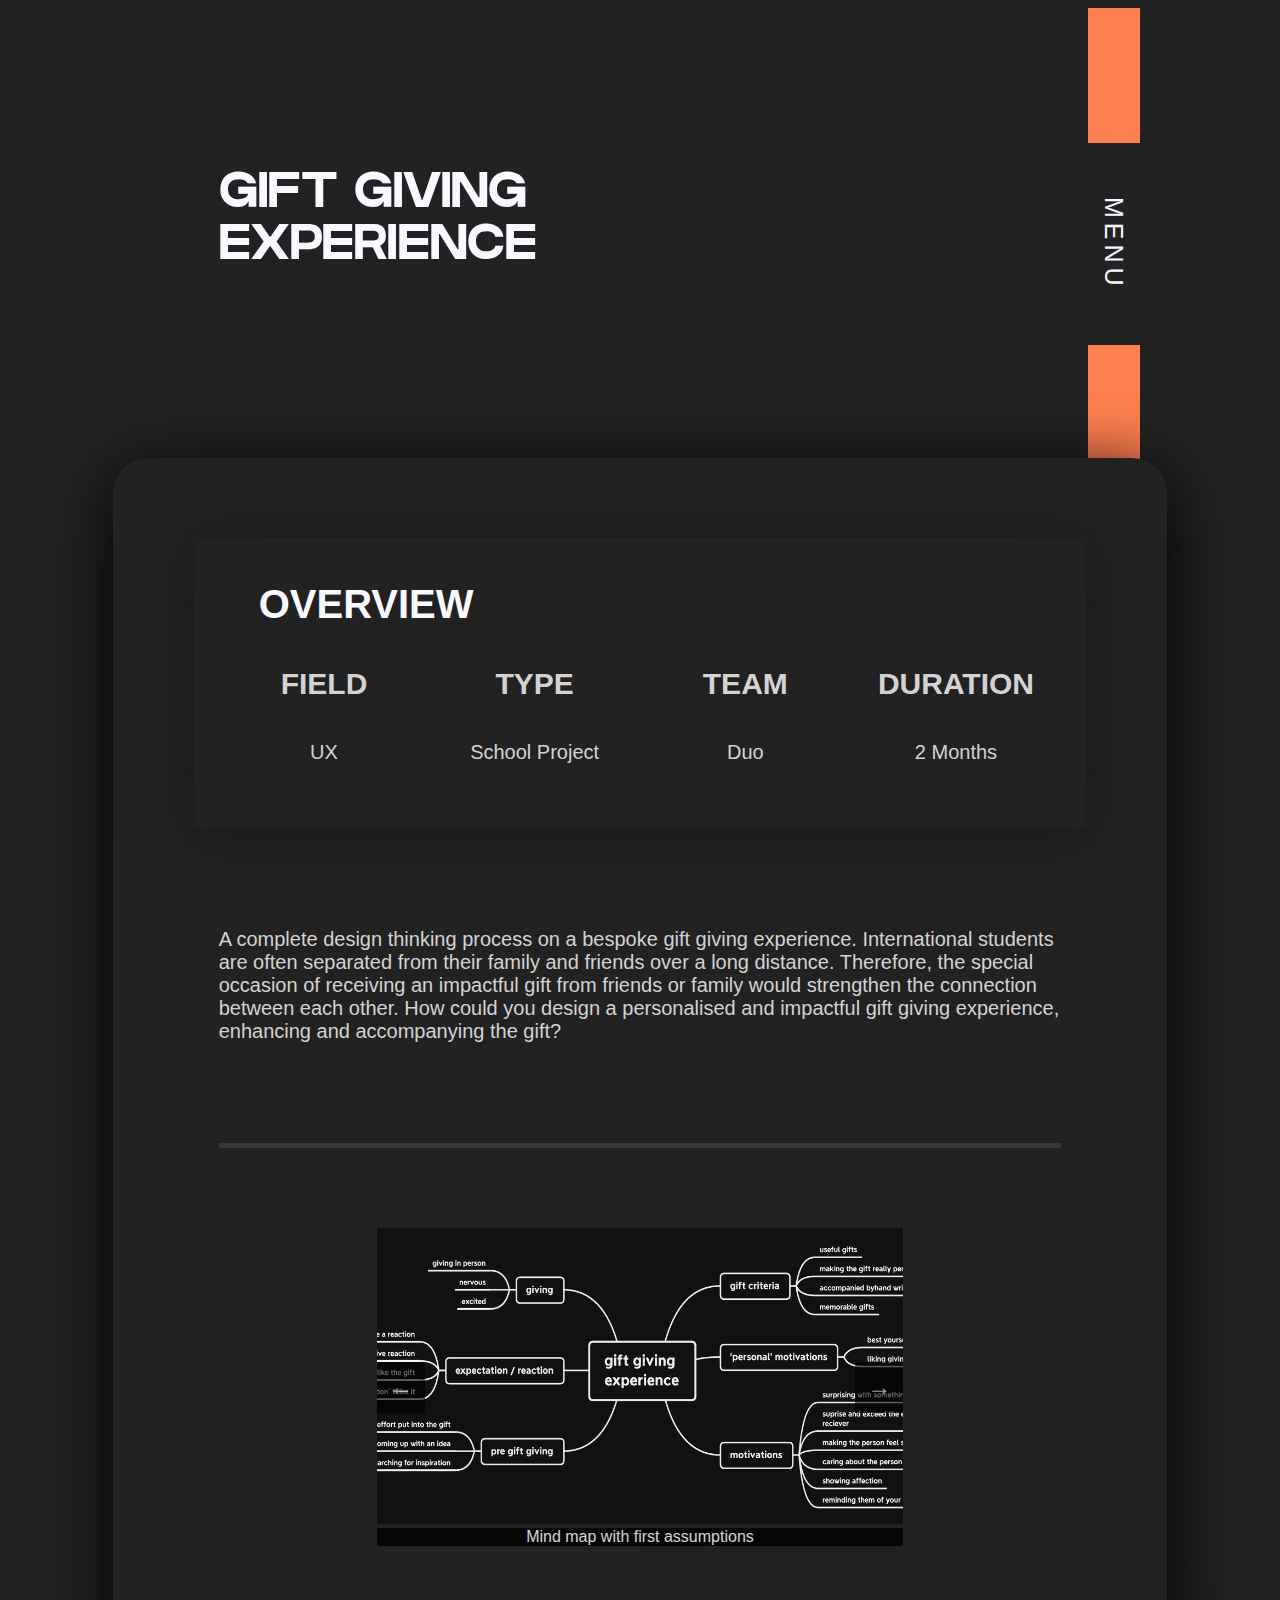
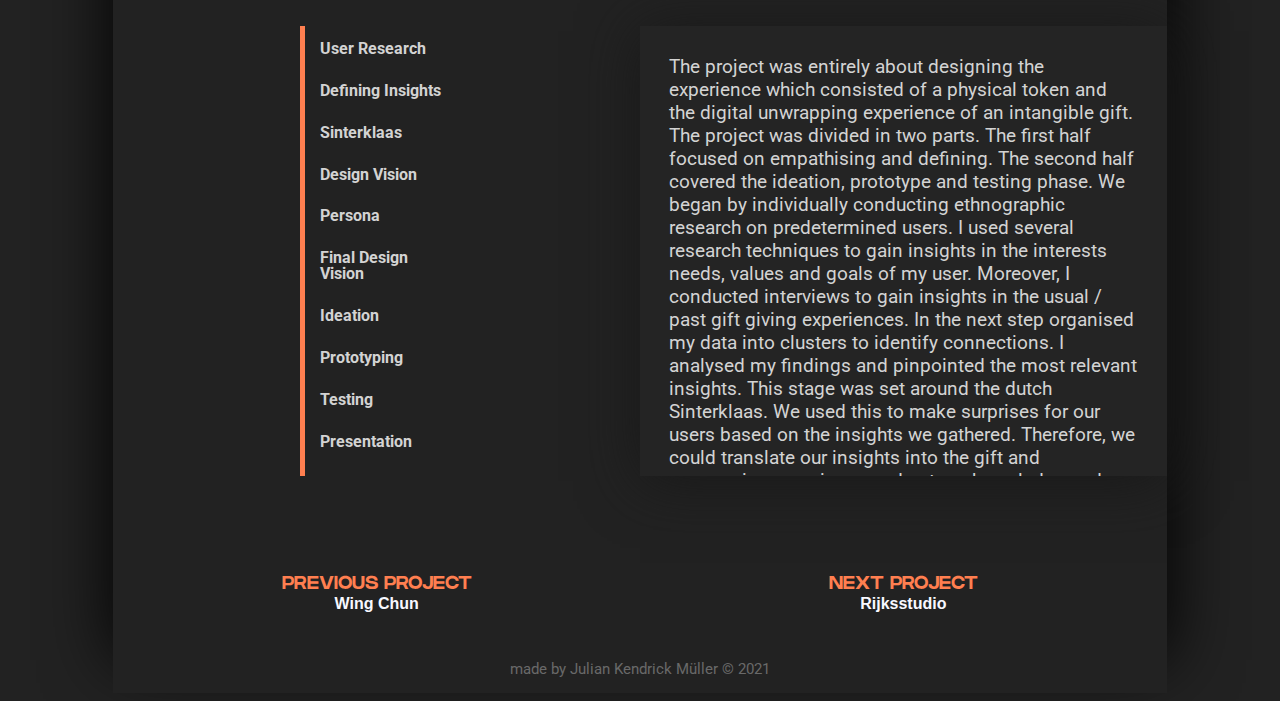
<file: project two.html>
<!DOCTYPE html>
<html>
    <head>
        <meta charset="utf-8">
        <title>Gift Giving - JKM Portfolio</title>
        <link rel="stylesheet" href="CSS/project%20two.css">
        <link rel="stylesheet" href="Responsive/responsive%20project%20two.css">
        <meta name="viewport" content="width=device-width, initial-scale=1.0">
        <link href="https://fonts.googleapis.com/css2?family=Roboto:wght@400;500;700&display=swap" rel="stylesheet">
    </head>
    <body>
        <!--
        These lines of code below are for the overlay menu. The original code of the menu is from https://www.w3schools.com/howto/howto_js_sidenav.asp (specifically "Sidenav Full-width")
        I adjusted the code for my purpose (e.g., animation from top to bottom and reversed; menu links aligned in the middle)

        *although this menu provides navigation, the <nav> element is not applicable here, because it is not meant to stick to the top* 
        -->
        <div id="showHide" class="overlayMenu">
            <a href="javascript:void(0)" class="closeButton" onclick="closeMenu()">&times;</a>
            <div class="menuLinks">
                <a href="index.html">HOME</a>
                <a href="aboutme.html" onclick="closeMenu()">ABOUT ME</a>
                <a href="index.html#contact" onclick="closeMenu()">CONTACT</a>
            </div>
        </div>
        <script>
            function openMenu () {
                    document.getElementById("showHide").style.height = "100%";
                }
                                        
            function closeMenu () {
                    document.getElementById("showHide").style.height = "0%";
                }
        </script>
        <!--End-->
        <div class="navBar">
            <h2><a href="index.html">HOME</a></h2>
            <h2><a href="aboutme.html">ABOUT ME</a></h2>
            <h2><a href="index.html#contact">CONTACT</a></h2>
        </div>
        <div class="containerMain">
            <div class="title">
                <h2 class="header1">GIFT GIVING EXPERIENCE</h2>      
            </div>
            <div class="menu">
                <div class="rightBarTop"></div>
                <div class="menuBox">
                    <p class="displayMenu"><span onclick="openMenu()">MENU</span></p>
                </div>
                <div class="rightBarBottom"></div>
            </div>
        </div>
        <!--
        These lines of code below are for the button on the right had side that lets you scroll to top automatically, the original code of the button is from https://www.w3schools.com/howto/howto_js_scroll_to_top.asp
        I adjusted the button for my website 
        -->  
        <button id="toTopButton" onclick="scrollUp()"><div id="arrow">&#10132;</div></button>
        <script>
            ttButton = document.getElementById("toTopButton");

            window.onscroll = function() {checkScrolling()};

            function checkScrolling() {
                if (document.body.scrollTop > 20 || document.documentElement.scrollTop > 20) {
                 ttButton.style.display = "block";
                } else {
                    ttButton.style.display = "none";
                }
            }

            function scrollUp() {
                document.body.scrollTop = 0;
                document.documentElement.scrollTop = 0;
            }
        </script>
        <!--End-->
        <section class="contentContainer">
            <div class="contentBackground">
                <section class="overview">
                    <div class="overviewContainerMain">
                        <div class="overviewContainer">
                            <header>
                                <h1 class="overviewHeader">OVERVIEW</h1>
                            </header>
                            <div class="overviewContentContainer">
                                <div class="index">
                                    <h4 class="indexHeader">FIELD</h4>
                                    <h5 class="indexDescription">UX</h5>
                                </div>
                                <div class="index">
                                    <h4 class="indexHeader">TYPE</h4>
                                    <h5 class="indexDescription">School Project</h5>
                                </div>
                                <div class="index">
                                    <h4 class="indexHeader">TEAM</h4>
                                    <h5 class="indexDescription">Duo</h5>
                                </div>
                                <div class="index">
                                    <h4 class="indexHeader">DURATION</h4>
                                    <h5 class="indexDescription">2 Months</h5>
                                </div>
                            </div>
                        </div>
                    </div>
                </section>
                <section class="desciption">
                    <div class="descriptionContainerMain">
                        <div class="descriptionContainer">
                            <p class="descriptionText">A complete design thinking process on a bespoke gift giving experience. International students are often separated from their family and friends over a long distance. Therefore, the special occasion of receiving an impactful gift from friends or family would strengthen the connection between each other. How could you design a personalised and impactful gift giving experience, enhancing and accompanying the gift?
                            </p>
                        </div>
                    </div>
                </section>
                <div class="divider">
                    <div class="line"></div>
                </div>
                <!--
                These lines of code below are for the slideshow to display pictures and screenshots from the project, the original code of the slideshow is from https://www.w3schools.com/howto/howto_js_slideshow.asp
                It was very difficult to implement this slideshow into my website and I took me a long time understanding the JS code. I adjusted the slideshow to my liking and fixed the image scaling. 
                -->  
                <section class="projectPictures">
                    <div class="picturesContainerMain">
                        <div class="picContainer">
                            <div class="slides">
                                <img src="images/gift%20giving%20experience.png" style="width: 100%">
                                <div class="imgDescription">Mind map with first assumptions</div>
                            </div>
                            <div class="slides">
                                <img src="images/transcriptBSP.png" style="width: 100%">
                                <div class="imgDescription">Rudimentary Transcript - Ethnographic Interview</div>
                            </div>
                            <div class="slides">
                                <img src="images/diagramBSP.png" style="width: 100%">
                                <div class="imgDescription">Data Overview</div>
                            </div>
                            <div class="slides">
                                <img src="images/insightsBSP.png" style="width: 100%">
                                <div class="imgDescription">Insights</div>
                            </div>
                            <div class="slides">
                                <img src="images/portraitBSP.png" style="width: 100%">
                                <div class="imgDescription">User Portrait
                                </div>
                            </div>
                            <div class="slides">
                                <img src="images/personaBSP.png" style="width: 100%">
                                <div class="imgDescription">Persona</div>
                            </div>
                            <div class="slides">
                                <img src="images/concept.png" style="width: 100%">
                                <div class="imgDescription">Concept</div>
                            </div>
                            <div class="slides">
                                <img src="images/draft%20prototype.png" style="width: 100%">
                                <div class="imgDescription">First Draft</div>
                            </div>     
                            <div class="slides">
                                <img src="images/final%20prototype.png" style="width: 100%">
                                <div class="imgDescription">Final prototype</div>
                            </div>   
                            <div class="slides">
                                <img src="images/exerpt%20prototype.png" style="width: 100%">
                                <div class="imgDescription">Exerpt 1</div>
                            </div>   
                            <div class="slides">
                                <img src="images/expert%20prototype%202.png" style="width: 100%">
                                <div class="imgDescription">Exerpt 2</div>
                            </div>      
                            <a class="previous" onclick="nSlide(-1)">&#8592;</a>
                            <a class="next {" onclick="nSlide(1)">&#8594;</a>
                        </div>
                    </div>
                <script>
                    var index = 1;
                    show(index);
                    
                    function nSlide(n) {
                        show(index += n);
                    }
                    
                    function show(n) {
                        var i;
                        var slides = document.getElementsByClassName("slides");
                        
                        if (n > slides.length) {
                            index = 1
                        }
                        if (n < 1) {
                            index = slides.length
                        }
                        for (i = 0; i < slides.length; i++) {
                            slides[i].style.display = "none";
                        }
                        slides[index-1].style.display = "block";
                    }
                </script>
                </section>
                <!--End-->
                <section class="details">
                    <div class="detailContainerMain">
                        <div class="detailContainer">
                            <div class="timelineContainer">
                                <div class="timeline"></div>
                                <div class="timelineDescriptionContainer">
                                    <h5 class="indicationTop">User Research</h5>
                                    <h5 class="indication">Defining Insights</h5>
                                    <h5 class="indication">Sinterklaas</h5>
                                    <h5 class="indication">Design Vision</h5>
                                    <h5 class="indication">Persona</h5>
                                    <h5 class="indication">Final Design Vision</h5>
                                    <h5 class="indication">Ideation</h5>
                                    <h5 class="indication">Prototyping</h5>
                                    <h5 class="indication">Testing</h5>
                                    <h5 class="indication">Presentation</h5>
                                </div>
                            </div>
                            <div class="explanationContainer">
                                <p class="explanation">The project was entirely about designing the experience which consisted of a physical token and the digital unwrapping experience of an intangible gift. The project was divided in two parts. The first half focused on empathising and defining. The second half covered the ideation, prototype and testing phase. We began by individually conducting ethnographic research on predetermined users. I used several research techniques to gain insights in the interests needs, values and goals of my user. Moreover, I conducted interviews to gain insights in the usual / past gift giving experiences. In the next step organised my data into clusters to identify connections. I analysed my findings and pinpointed the most relevant insights. This stage was set around the dutch Sinterklaas. We used this to make surprises for our users based on the insights we gathered. Therefore, we could translate our insights into the gift and unwrapping experience and put our knowledge and findings to the test. Similar to the ultimate assignment the actual wrapping of the gift was more important than the gift in itself. After the intermission/test of the ‘sint’ I went on creating a user portrait. Lastly, I defined a design vision for the gift giving experience for my user. This concluded the first part of the process. Together with my design team partner we combined both our data into a fitting persona that would be the foundation for our final gift giving experience. We formulated a design vision that would guide us through the ideation and prototyping phase. From the design vision we formulated HMW questions. I used several creative techniques in order to diverge and create a lot of ideas in order to answer the problems and needs the HMW posed. After sketching a range of ideas, I combined multiple ideas into several gift giving experience concepts. I converge these concepts into three draft concepts which I compared with my design team partner. We combined both our ideas into three final draft concepts. Additionally, we worked out and implemented dramatic arcs for each. Following that we evaluated our concepts and picked one of them to be our final concept to improve on and execute. Before we began digitally prototyping, we individually created paper prototypes to test and evaluate the interaction quality of our concepts. By again first combining the ideas of our paper prototypes we went on individually creating the first drafts of our digital draft prototypes in AdobeXD. Based on both our prototypes we combined them into a whole new iteration of the digital unwrapping. To improve our final prototype, we conducted user tests to help us identify flaws as well as strengths. We merged out flaws accordingly and prepared for the final stage. We concluded the project with a presentation of our work at a digital expo.</p>
                            </div>
                        </div>
                    </div>
                </section>
                <section class="otherProjects">
                    <div class="otherProjectsContainer">
                        <div class="goBackContainer">
                            <div class="nextTitle">
                                <h3 class="anotherProject">PREVIOUS PROJECT</h3>
                            </div>
                            <div class="projectNameContainer">
                                <h4 class="projectName"><a href="project%20one.html">Wing Chun</a></h4>
                            </div>
                        </div>
                        <div class="nextContainer">
                            <div class="nextTitle">
                                <h3 class="anotherProject">NEXT PROJECT</h3>
                            </div>
                            <div class="projectNameContainer">
                                <h4 class="projectName"><a href="project%20three.html">Rijksstudio</a></h4>
                            </div>
                        </div>
                    </div>
                </section>
            </div>
            <!--It is unfortunately not possible to work with the <footer> element in my case-->
            <div class="footerContainer">
                <div class="copyright">
                    <p class="copyrightText">made by Julian Kendrick Müller © 2021</p>
                </div>
            </div>
        </section>
    </body>
</file>
<file: CSS/main.css>
/*General*/

body {
    background-color: #222222;
}

a:link {
    color: inherit;
    text-decoration: none;
}

a:visited {
    color: inherit;
}

@font-face {
    font-family: Photograph Signature;
    src: url(Photograph-Signature.woff);
}

@font-face {
    font-family: GRIFTER;
    src: url(GRIFTER.woff);
}




/*Overlay Menu*/

/*
These lines of code below are for the overlay menu. The original code of the menu is from https://www.w3schools.com/howto/howto_js_sidenav.asp (specifically "Sidenav Full-width")
I adjusted the code for my purpose (e.g., animation from top to bottom and reversed; menu links aligned in the middle)
*/

.overlayMenu {
    height: 0%;
    width: 100%;
    position: fixed;
    z-index: 1;
    background-color: #1D1D1D;
    opacity: 90%;
    overflow-x: hidden;
    transition: 0.5s;
    top: 0;
}

.overlayMenu .closeButton {
    position: absolute;
    top: 10%;
    right: 10%;
    font-size: 50px;
    color: ghostwhite;
}

.closeButton:hover {
    color: coral;
}

.menuLinks {
    position: relative;
    top: 30%;
    width: 100%;
    text-align: center;
    margin-top: 3%;
}

.menuLinks a {
    padding: 0.5%;
    font-size: 40px;
    color:  ghostwhite;
    display: block;
    font-family: GRIFTER, sans-serif;
}

.menuLinks a:hover {
    color: coral;
}

/*End*/





/*Main Section*/

.containerMain {
    display: grid;
    height: 100vh;
    grid-template-columns: repeat(12, 1fr);
    grid-template-rows: repeat(6, 1fr);
}


/*Title*/

.title {
    grid-column: 6/8;
    grid-row: 3/5;
    place-self: center;
}

.header1 {
    font-family: GRIFTER, sans-serif;
    -webkit-text-stroke: 1px white;
    color: #222222;
    font-weight: bold;
    font-size: 55px;
    text-align: center;
    margin-bottom: 0%;
}

.header2 {
    font-family: GRIFTER, sans-serif;
    color: ghostwhite;
    font-weight: bold;
    font-size: 70px;
    text-align: center;
    margin: 0%;
}

.header3 {
    font-family: GRIFTER, sans-serif;
    color: #666666;
    font-weight: bold;
    font-size: 65px;
    text-align: center;
    margin-top: 0%;
}


/*Signature*/

.signature {
    grid-column: 6/8;
    grid-row: 6/7;
    place-self: end center;
    font-family: Photograph Signature, cursive;
    color: #6D6D6D;
    font-size: 80px;
    margin-top: 0%;
    margin-bottom: 15%;
}


/*Contact bar on the left side*/

.contact {
    grid-column: 2;
    grid-row: 1/7;
    justify-self: center;
}

.leftBarTop {
    height: 53%;
    background: coral;
}

.contactLinkBox {
    height: 31%;
    display: flex;
    align-items: center;
    justify-content: center;
    padding: 0.7rem;
}

.contactLink {
    font-family: McLaren, sans-serif;
    writing-mode: vertical-rl;
    transform: rotate(180deg);
    letter-spacing: 5px;
    font-size: 35px;
    color: ghostwhite;
    margin: 0%;
    cursor: pointer;
}

.contactLink:hover {
    color: coral;
}

.leftBarBottom {
    grid-row: 6/7;
    height: 16%;
    background-color: coral;
}


/*Menu bar at the right side*/

.menu {
    grid-column: 11;
    grid-row: 1/7;
    justify-self: center;
}

.rightBarTop {
    height: 17%;
    background: coral;
}

.menuBox {
    height: 23%;
    display: flex;
    align-items: center;
    justify-content: center;
    padding: 0.7rem;

}

.displayMenu {
    font-family: McLaren, sans-serif;
    writing-mode: vertical-rl;
    letter-spacing: 5px;
    font-size: 35px;
    color: ghostwhite;
    margin: 0%;
    cursor: pointer;
}

.displayMenu:hover {
    color: coral;
}

.rightBarBottom {
    grid-row: 6/7;
    height: 60%;
    background-color: coral;
}



/*Alternative Menu*/

.navBar {
    display: none;
    width: 100%;
    height: 60px;
    top: 0;
    background-color: coral;
    font-family: Avenir, sans-serif;
    font-weight: bold;
    color: #222222;
}

.navBar h2 {
    padding: 1rem;
    padding-top: 0;
}

.navBar h2:hover {
    color: ghostwhite;
    cursor: pointer;
}



/*Scroll to top button*/

/*
These lines of code below are for the button on the right had side that lets you scroll to top automatically, the original code of the button is from https://www.w3schools.com/howto/howto_js_scroll_to_top.asp
I adjusted the button for my website 
*/

#toTopButton {
    display: none;
    bottom: 70px;
    right: 70px;
    position: fixed;
    z-index: 2;
    background-color: coral;
    border: none;
    color: aliceblue;
    padding: 15px;
    transform: rotate(45deg);
    opacity: 65%;
}

#arrow {
    transform: rotate(-135deg)
}

#toTopButton:hover {
    background-color: #EEAD94;
}

/*End*/





/*Content*/

.contentContainer {
    display: grid;
    grid-template-columns: repeat(12, 1fr);
}

.contentBackground {
    grid-column: 2/12;
        background-color: #222222;
    border-top-left-radius: 35px;
    border-top-right-radius: 35px;
    box-shadow: 1px 15px 70px #000000;
    margin-top: -2.5rem;
}


/*Portfolio*/

.portfolioTitle {
    font-family: GRIFTER, sans-serif;
    font-size: 60px;
    margin: 7rem;
    margin-bottom: 3rem;
    color: ghostwhite;
}

.portfolio {
    display: flex;
    flex-wrap: wrap;
    justify-content: center;
}



/*General*/

.projectContainerMain {
    width: 100%;
    height: 100%;
    display: flex;
    justify-content: center;
    padding: 4rem;
}

.projectContainer2 {
    display: flex;
    justify-content: center;
}

.thumbnail {
    width: 540px;
    height: 295px;
}

.projectTitle {
    font-family: Avenir, sans-serif;
    font-size: 35px;
    color: ghostwhite;
    font-weight: heavy;  
}

.projectTitle:hover {
    color:coral;
}

.projectDescription {
    font-family: Roboto, sans-serif;
    color: lightgray;
    font-size: 25px;
}

.indexDescription {
    font-family: Roboto, sans-serif;
    color: lightgray;
    font-size: 20px;
    text-align: center;
    margin: 0.4rem;
}


/*Wing Chun*/

.projectContentRight {
    width: 540px;
    height: 295px;
    margin-left: 2em;
}

.indexRowRight {
    display: flex;
}

.iUserResearch {
    width: 161px;
    height: 36px;
    border: 1px;
    border-radius: 10px;
    background-color: #3C3C3C;
}

.iEmpathising {
    width: 135px;
    height: 36px;
    border: 1px;
    border-radius: 10px;
    margin-left: 1rem;
    background-color: #3C3C3C;
}


/*Gift giving*/

.projectContentLeft {
    width: 540px;
    height: 295px;
    margin-right: 2em;
    text-align: end;
}

.indexRowLeft {
    display: flex;
    justify-content: flex-end;
}

.iUX {
    width: 57px;
    height: 36px;
    border: 1px;
    border-radius: 10px;
        background-color: #3C3C3C;
}

.iDesignThinking {
    width: 175px;
    height: 36px;
    border: 1px;
    border-radius: 10px;
    margin-left: 1rem;
    background-color: #3C3C3C;
}


/*Rijksstudio*/

.projectContentRight {
    width: 540px;
    height: 295px;
    margin-left: 2em;
}

.indexRowRight {
    display: flex;
}

.iUserTesting {
    width: 139px;
    height: 36px;
    border: 1px;
    border-radius: 10px;
        background-color: #3C3C3C;
}


/*Airport*/

.projectContentLeft {
    width: 540px;
    height: 295px;
    margin-right: 2em;
    text-align: end;
}

.indexRowLeft {
    display: flex;
    justify-content: flex-end;
}

.iIdeation {
    width: 89px;
    height: 36px;
    border: 1px;
    border-radius: 10px;
        background-color: #3C3C3C;
}

.iVisualisation {
    width: 141px;
    height: 36px;
    border: 1px;
    border-radius: 10px;
    margin-left: 1rem;
    background-color: #3C3C3C;
}





/*About Me*/

.aboutMe {
    display: flex;
    padding: 3rem;
    background-color: #383838;
    margin-top: 3rem;
}

.aboutMeContainerMain {
    width: 100%;
    height: 100%;
    display: flex;
    flex-wrap: nowrap;
}

.aboutMeContainer {
    display: flex;
    flex-wrap: wrap;
}

.aboutMeTextContainer {
    margin-left: 3rem;
}

.aboutMeTitle {
    font-family: Avenir, sans-serif;
    font-size: 45px;
    color: ghostwhite;
    font-weight: heavy;
    margin: 0%;
    margin-left: 3rem;
}

.aboutMeText {
    font-family: Roboto, sans-serif;
    font-size: 25px;
    color: lightgray;
}

.aboutMeText a {
    font-family: Roboto, sans-serif;
    font-size: 25px;
    color: coral;
}

.aboutMeText a:hover {
    color: #EEAD94;
}

.aboutMePictureContainer {
    display: flex;
    align-items: center;
    padding-left: 1.5rem;
    padding-right: 1.5rem;
}

.picture {
    width: 260px;
    height: 260px;
    border-radius: 50%;
    float: right;
    opacity: 85%;
}




/*Connect*/

.connect {
    display: flex;
    padding: 5rem;
    padding-left: 6rem;
    padding-right: 6rem;
    box-shadow: 0px 5px 55px #191919;
}

.connectContainerMain {
    width: 100%;
    display: flex;
}

.connectContainer {
    display: flex;
    flex-wrap: wrap;
    align-items: center;
    width: 70%;
}

.connectTitle {
    font-family: GRIFTER, sans-serif;
    font-size: 45px;
    color: dimgrey;
    font-weight: heavy;
    margin: 0%;
}

.email {
    font-family: Roboto, sans-serif;
    font-size: 25px;
    color: dimgray;
    margin: 0%;
    margin-top: 5%;
}

.email:hover {
    color: coral;
}


/*Social*/

.socialContentContainer {
    width: 70%;
    display: flex;
    justify-content: flex-end;
}

.socialIconContainer {
    height: 100%;
    display: flex;
    justify-self: flex-end;
}

.socialIcon {
    margin-right: 1rem;
    height: 37px;
    width: 37px;
}

.socialIcon:hover {
    background-color: dimgray;
    cursor: pointer;
}




/*Footer*/

.footerContainer {
    grid-column: 2/12;
    background-color: #222222;
}

.copyright {
    display: flex;
    justify-content: center;
}

.copyrightText {
    font-family: Roboto, sans-serif;
    font-size: 20px;
    color: dimgray;
}
</file>
<file: CSS/aboutme.css>
/*General*/

body {
    background-color: #222222;
}

a:link {
    color: inherit;
    text-decoration: none;
}

a:visited {
    color: inherit;
}

@font-face {
    font-family: Photograph Signature;
    src: url(Photograph-Signature.woff);
}

@font-face {
    font-family: GRIFTER;
    src: url(GRIFTER.woff);
}




/*Overlay Menu*/

/*
These lines of code below are for the overlay menu. The original code of the menu is from https://www.w3schools.com/howto/howto_js_sidenav.asp (specifically "Sidenav Full-width")
I adjusted the code for my purpose (e.g., animation from top to bottom and reversed; menu links aligned in the middle)
*/

.overlayMenu {
    height: 0%;
    width: 100%;
    position: fixed;
    z-index: 1;
    background-color: #1D1D1D;
    opacity: 90%;
    overflow-x: hidden;
    transition: 0.5s;
    top: 0;
}

.overlayMenu .closeButton {
    position: absolute;
    top: 10%;
    right: 10%;
    font-size: 50px;
    color: ghostwhite;
}

.closeButton:hover {
    color: coral;
}

.menuLinks {
    position: relative;
    top: 30%;
    width: 100%;
    text-align: center;
    margin-top: 3%;
}

.menuLinks a {
    padding: 0.5%;
    font-size: 40px;
    color:  ghostwhite;
    display: block;
    font-family: GRIFTER, sans-serif;
}

.menuLinks a:hover {
    color: coral;
}

/*End*/





/*Main Section*/

.containerMain {
    display: grid;
    height: 50vh;
    grid-template-columns: repeat(12, 1fr);
    grid-template-rows: repeat(6, 1fr);
}


/*Title*/

.title {
    grid-column: 3/7;
    grid-row: 3;
}

.header1 {
    font-family: GRIFTER, sans-serif;
    color: ghostwhite;
    font-weight: bold;
    font-size: 80px;
    margin-bottom: 0%;
}



/*Menu bar at the right side*/

.menu {
    grid-column: 11;
    grid-row: 1/7;
    justify-self: center;
}

.rightBarTop {
    height: 30%;
    background: coral;
}

.menuBox {
    height: 40%;
    display: flex;
    align-items: center;
    justify-content: center;
    padding: 0.7rem;

}

.displayMenu {
    font-family: McLaren, sans-serif;
    writing-mode: vertical-rl;
    letter-spacing: 5px;
    font-size: 35px;
    color: ghostwhite;
    margin: 0%;
    cursor: pointer;
}

.displayMenu:hover {
    color: coral;
}

.rightBarBottom {
    grid-row: 6/7;
    height: 40%;
    background-color: coral;
}


/*Alternative Menu*/

.navBar {
    display: none;
    width: 100%;
    height: 60px;
    top: 0;
    background-color: coral;
    font-family: Avenir, sans-serif;
    font-weight: bold;
    color: #222222;
}

.navBar h2 {
    padding: 1rem;
    padding-top: 0;
}

.navBar h2:hover {
    color: ghostwhite;
    cursor: pointer;
}



/*Scroll to top button*/

/*
These lines of code below are for the button on the right had side that lets you scroll to top automatically, the original code of the button is from https://www.w3schools.com/howto/howto_js_scroll_to_top.asp
I adjusted the button for my website 
*/

#toTopButton {
    display: none;
    bottom: 70px;
    right: 70px;
    position: fixed;
    z-index: 2;
    background-color: coral;
    border: none;
    color: aliceblue;
    padding: 15px;
    transform: rotate(45deg);
    opacity: 65%;
}

#arrow {
    transform: rotate(-135deg)
}

#toTopButton:hover {
    background-color: #EEAD94;
}

/*End*/





/*Content*/

.contentContainer {
    display: grid;
    grid-template-columns: repeat(12, 1fr);
}

.contentBackground {
    grid-column: 2/12;
        background-color: #222222;
    border-top-left-radius: 35px;
    border-top-right-radius: 35px;
    box-shadow: 1px 15px 70px #000000;
/*    margin-top: -35rem;*/
}


/*AboutMe*/

.aboutMe {
    display: flex;
    flex-wrap: wrap;
    justify-content: center;
}


/*General*/

.aboutMeContainerMain {
    width: 100%;
    height: 100%;
    display: flex;
    justify-content: center;
}

.aboutMeContainer {
    padding: 4rem;
    padding-top: 2rem;
}

.aboutMeTitle {
    font-family: GRIFTER, sans-serif;
    font-size: 60px;
    letter-spacing: 1px;
    color: ghostwhite;
}

.aboutMeText {
    font-family: Avenir, sans-serif;
    font-size: 25px;
    color: lightgray;
}

.aboutMePictureContainer {
    display: flex;
    align-items: center;
    padding: 1.5em;
    padding-top: 2.5em;
    float: right;
}

.picture {
    width: 260px;
    height: 260px;
    border-radius: 50%;
    opacity: 85%;
}


.divider {
    display: flex;
    width: 100%;
    height: auto;
    justify-content: center;
}

.line {
    width: 80%;
    height: 5px;
    background-color: ghostwhite;
    opacity: 10%;
}



/*UX*/

.UX {
    display: flex;
    flex-wrap: wrap;
    justify-content: center;
}

.uxContainerMain {
    width: 100%;
    height: 100%;
    display: flex;
}

.uxContainer {
    padding: 4rem;
}


/*Education and Skills*/


/*General*/

.esContainerMain {
    width: 100%;
    height: 100%;
    display: flex;
}

.esContainer {
    display: flex;
    padding: 2em;
    width: 100%;
}

.educationContainer {
    font-family: Avenir, sans-serif;
    text-align: center;
    width: 50%;
}

.edTitle {
    font-size: 45px;
    color: ghostwhite;
    letter-spacing: 3px;
}

.edG {
    font-size: 25px;
    color: lightgray;
}

.edCS {
    font-size: 30px;
    color: lightgray;
}

.edUX {
    font-size: 45px;
    color: lightgray;
}


.skillsContainer {
    width: 50%;
    width: 50%;
    font-family: Avenir, sans-serif;
}

.skTitle {
    font-size: 45px;
    text-align: center;
    color: ghostwhite;
    letter-spacing: 3px;
}

.skHeaders {
    font-size: 30px;
    margin-left: 10%;
    margin-right: 10%;
    margin-bottom: 0;
    color: lightgray;
}

.skDescription {
    font-size: 20px;
    margin-left: 10%;
    margin-right: 10%;
    margin-top: 0.5em;
    color: lightgray;
}
.skDescriptionBottom {
    font-size: 20px;
    margin-left: 10%;
    margin-right: 10%;
    margin-top: 0.5em;
    margin-bottom: 3em;
    color: lightgray;
}



/*Resume*/

.resumeContainer {
    width: 100%;
    height: 100%;
    display: flex;
    justify-content: center;
    background-color: #464646;
}

.resumeLink {
    width: 50%;
    padding: 2em;
    text-align: center;
    font-family: Avenir, sans-serif;
    text-decoration: underline;
    font-size: 25px;
    letter-spacing: 2px;
    color: ghostwhite;
}



/*Connect*/

.connect {
    display: flex;
    padding: 5rem;
    padding-left: 6rem;
    padding-right: 6rem;
    box-shadow: 0px 5px 55px #191919;
}

.connectContainerMain {
    width: 100%;
    display: flex;
}

.connectContainer {
    display: flex;
    flex-wrap: wrap;
    align-items: center;
}

.connectTitle {
    font-family: GRIFTER, sans-serif;
    font-size: 45px;
    color: dimgrey;
    font-weight: heavy;
    margin: 0%;
}

.email {
    font-family: Roboto, sans-serif;
    font-size: 25px;
    color: dimgray;
    margin: 0%;
    margin-top: 5%;
}

.email:hover {
    color: coral;
}


/*Social*/

.socialContentContainer {
    width: 70%;
    display: flex;
    justify-content: flex-end;
}

.socialIconContainer {
    height: 100%;
    display: flex;
    justify-self: flex-end;
}

.socialIcon {
    margin-right: 1rem;
    height: 37px;
    width: 37px;
}

.socialIcon:hover {
    background-color: #444444;
    cursor: pointer;
}




/*Footer*/

.footerContainer {
    grid-column: 2/12;
    background-color: #222222;
}

.copyright {
    display: flex;
    justify-content: center;
}

.copyrightText {
    font-family: Roboto, sans-serif;
    font-size: 20px;
    color: dimgray;
}
</file>
